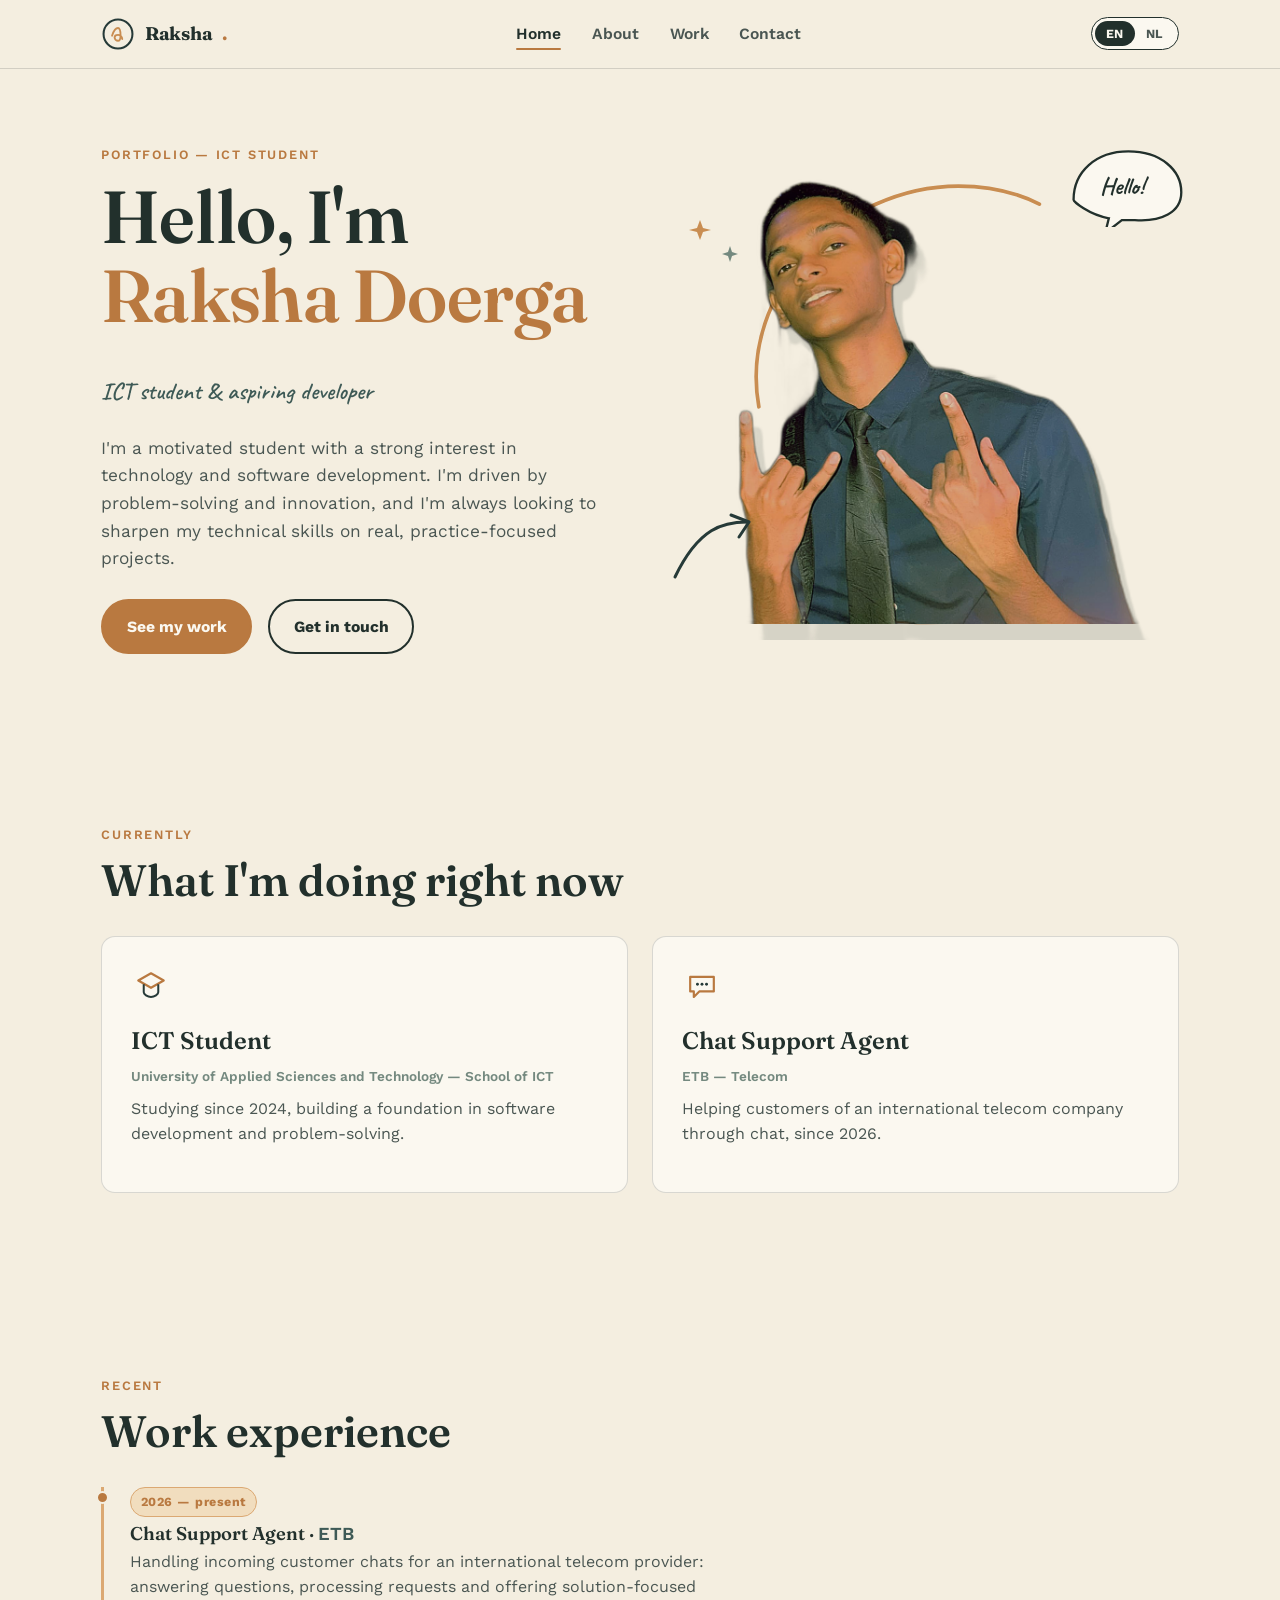
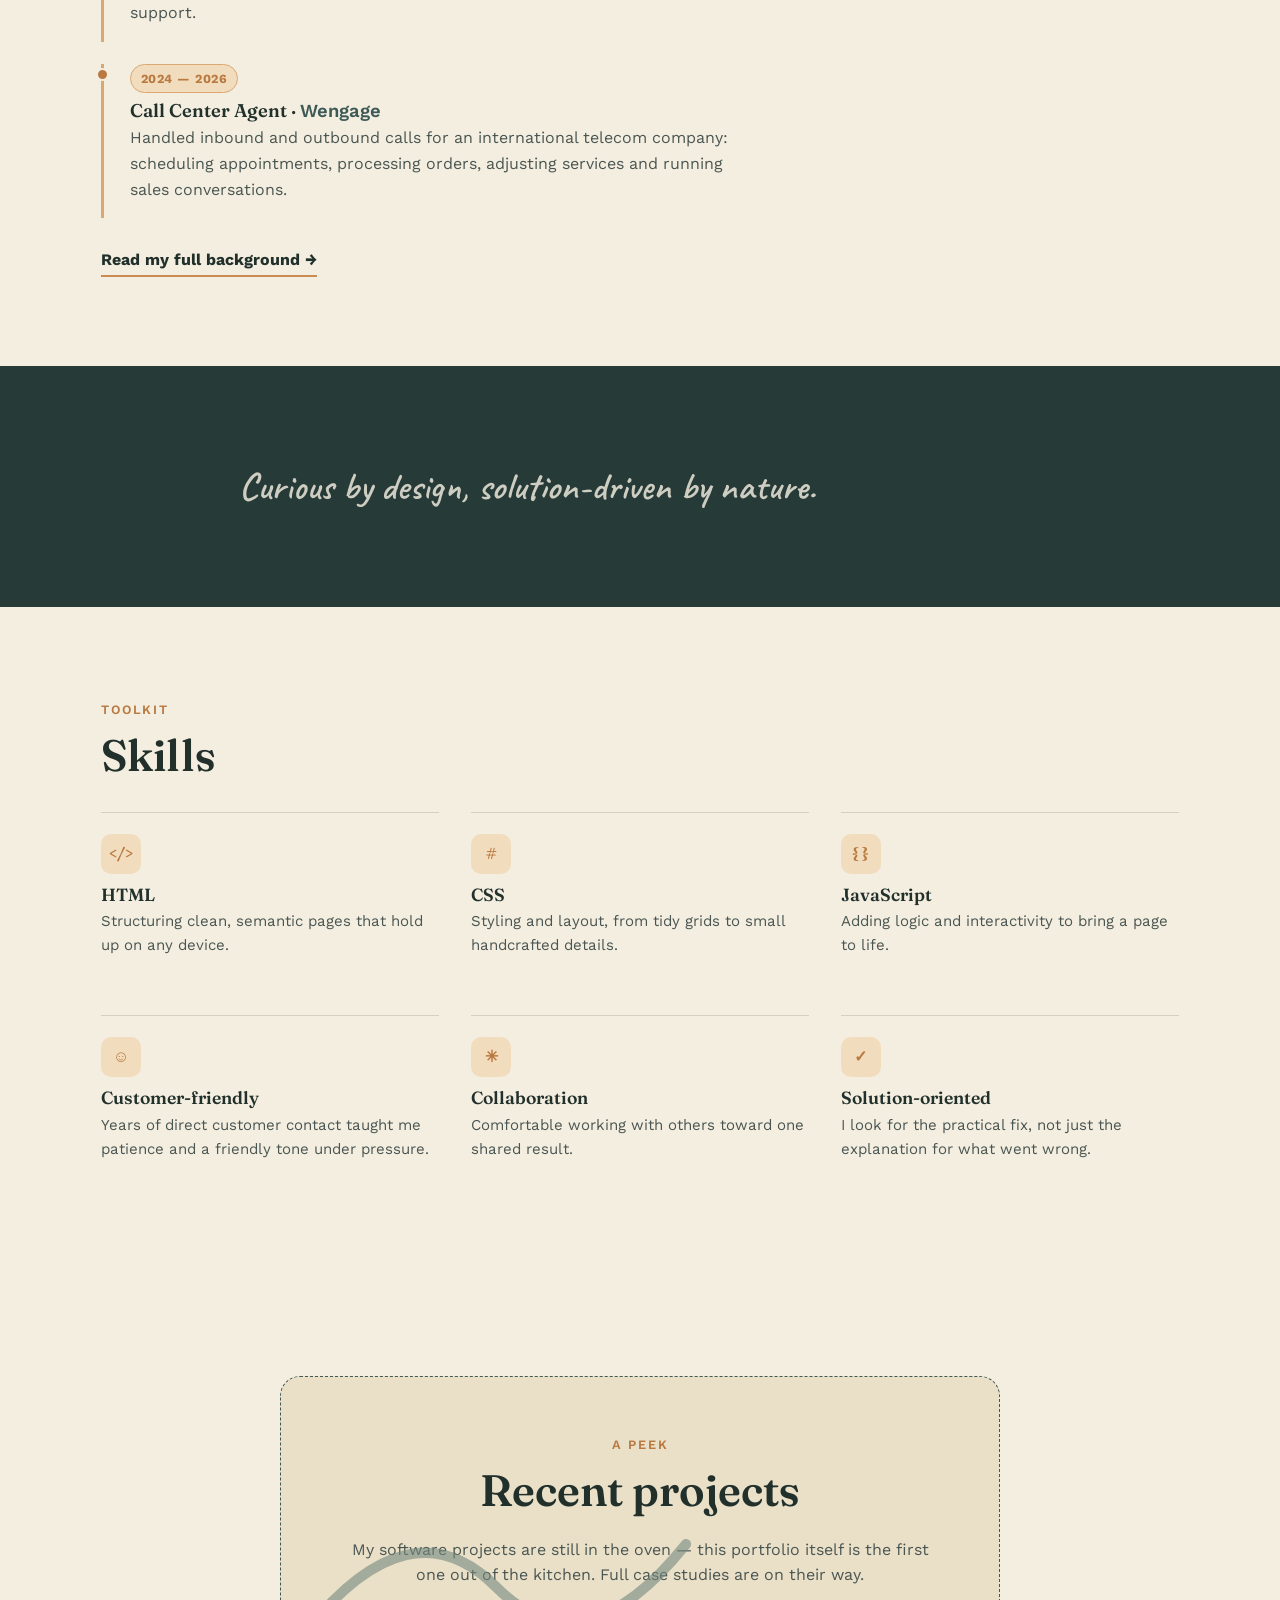
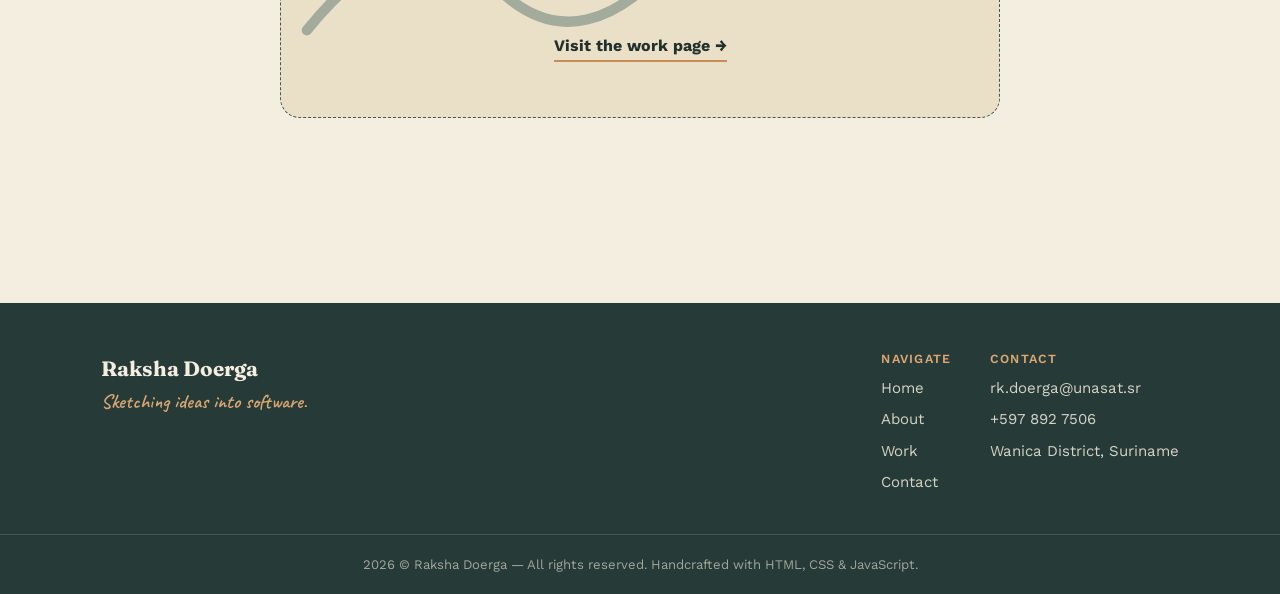
<file: index.html>
<!DOCTYPE html>
<html lang="en">
<head>
<meta charset="UTF-8">
<meta name="viewport" content="width=device-width, initial-scale=1.0">
<title>Home | Raksha Doerga</title>
<meta name="description" content="Raksha Doerga — ICT student and aspiring developer. Background, skills and contact.">
<link rel="icon" href="/img/favicon.png" sizes="32x32" />

<link rel="canonical" href="https://brownenderman.github.io/index.html">

<meta property="og:type" content="website">
<meta property="og:url" content="https://brownenderman.github.io/index.html">
<meta property="og:title" content="Raksha Doerga | ICT Student & Aspiring Developer">
<meta property="og:description" content="ICT student and aspiring developer in Suriname. Explore my background, skills and recent work.">
<meta property="og:image" content="https://brownenderman.github.io/img/og-image.png">
<meta property="og:image:width" content="1200">
<meta property="og:image:height" content="630">

<meta name="twitter:card" content="summary_large_image">
<meta name="twitter:title" content="Raksha Doerga | ICT Student & Aspiring Developer">
<meta name="twitter:description" content="ICT student and aspiring developer in Suriname. Explore my background, skills and recent work.">
<meta name="twitter:image" content="https://brownenderman.github.io/img/og-image.png">
<meta name="twitter:image:width" content="1200">
<meta name="twitter:image:height" content="630">

<link rel="stylesheet" href="./css/main.css">
<link rel="stylesheet" href="./css/home.css">
</head>
<body>
<a class="skip-link" href="#main">Skip to content</a>

<header class="site-header">
  <nav class="nav container">
    <a href="./index.html" class="logo">
      <svg class="logo-mark" viewBox="0 0 40 40" fill="none" xmlns="http://www.w3.org/2000/svg" aria-hidden="true">
        <circle cx="20" cy="20" r="17" stroke="#263A38" stroke-width="2.4"/>
        <path d="M13 22c2-6 5-9 7-9s3 5 3 9-1 6-3 6-4-2-4-4 2-3 4-3 5 2 5 5" stroke="#C98D51" stroke-width="2.2" stroke-linecap="round" fill="none"/>
      </svg>
      Raksha<span class="logo-dot">.</span>
    </a>

    <button class="nav-toggle" aria-label="Menu" aria-expanded="false">
      <svg viewBox="0 0 24 24" fill="none" xmlns="http://www.w3.org/2000/svg" aria-hidden="true">
        <path d="M3 6h18M3 12h18M3 18h18" stroke="#22302C" stroke-width="2" stroke-linecap="round"/>
      </svg>
    </button>

    <ul class="nav-links">
      <li><a href="./index.html" data-i18n="nav.home">Home</a></li>
      <li><a href="./about.html" data-i18n="nav.about">About</a></li>
      <li><a href="./work.html" data-i18n="nav.work">Work</a></li>
      <li><a href="./contact.html" data-i18n="nav.contact">Contact</a></li>
    </ul>

    <div class="nav-right">
      <div class="lang-toggle" role="group" aria-label="Language">
        <button type="button" data-lang="en" aria-pressed="true">EN</button>
        <button type="button" data-lang="nl" aria-pressed="false">NL</button>
      </div>
    </div>
  </nav>
</header>

<main id="main">

  <!-- ============ HERO ============ -->
  <section class="hero container">
    <div class="hero-text reveal">
      <p class="eyebrow" data-i18n="home.eyebrow">Portfolio — ICT student</p>
      <h1><span data-i18n="home.hello">Hello, I'm</span> <span class="hero-name">Raksha Doerga</span></h1>
      <p class="hero-role hand" data-i18n="home.role">ICT student &amp; aspiring developer</p>
      <p class="hero-intro" data-i18n="home.intro">I'm a motivated student with a strong interest in technology and software development.</p>
      <div class="hero-cta">
        <a href="./work.html" class="btn btn-amber" data-i18n="home.cta.work">See my work</a>
        <a href="./contact.html" class="btn btn-outline" data-i18n="home.cta.contact">Get in touch</a>
      </div>
    </div>

    <div class="hero-portrait">
      <svg class="doodle hero-doodle-circle" viewBox="0 0 460 500" width="100%" aria-hidden="true">
        <path d="M60 250C40 140 140 40 250 40 380 40 430 160 420 260 410 370 320 460 210 455 100 450 30 380 60 250Z"
          fill="none" stroke="#C98D51" stroke-width="3.5" stroke-linecap="round"/>
      </svg>
      <svg class="doodle hero-doodle-hello" viewBox="0 0 140 90" aria-hidden="true">
        <path d="M6 60 C6 30 30 8 65 8 100 8 122 28 122 52 122 74 100 84 72 82 L58 82 40 96 44 80 C22 76 6 62 6 60Z" fill="#FBF8F0" stroke="#22302C" stroke-width="2.5"/>
        <text x="34" y="54" font-family="Caveat, cursive" font-size="26" fill="#22302C" font-weight="700">Hello!</text>
      </svg>
      <svg class="doodle hero-doodle-arrow" viewBox="0 0 90 90" aria-hidden="true">
        <path d="M6 70 C 30 20, 55 15, 78 15" fill="none" stroke="#263A38" stroke-width="3" stroke-linecap="round"/>
        <path d="M62 8 L80 15 L70 30" fill="none" stroke="#263A38" stroke-width="3" stroke-linecap="round" stroke-linejoin="round"/>
      </svg>
      <svg class="doodle hero-doodle-stars" viewBox="0 0 60 60" aria-hidden="true">
        <path d="M14 4 L17 12 L25 14 L17 16 L14 24 L11 16 L3 14 L11 12 Z" fill="#C98D51"/>
        <path d="M44 30 L46 36 L52 38 L46 40 L44 46 L42 40 L36 38 L42 36 Z" fill="#74897F"/>
      </svg>
      <img src="./img/raksha-portrait.png" alt="Portrait of Raksha Doerga" width="900" height="971" class="portrait-img">
    </div>
  </section>

  <!-- ============ CURRENT ROLES ============ -->
  <section class="roles container">
    <p class="eyebrow" data-i18n="home.roles.eyebrow">Currently</p>
    <h2 class="reveal" data-i18n="home.roles.title">What I'm doing right now</h2>
    <div class="roles-grid">
      <article class="card role-card reveal">
        <svg viewBox="0 0 44 44" width="40" aria-hidden="true"><path d="M8 16 L22 8 L36 16 L22 24Z" fill="none" stroke="#B97940" stroke-width="2.4" stroke-linejoin="round"/><path d="M14 20v9c0 2 4 5 8 5s8-3 8-5v-9" fill="none" stroke="#263A38" stroke-width="2.2"/></svg>
        <h3 data-i18n="home.role1.title">ICT Student</h3>
        <p class="role-sub" data-i18n="home.role1.sub">University of Applied Sciences and Technology — School of ICT</p>
        <p data-i18n="home.role1.desc">Studying since 2024, building a foundation in software development and problem-solving.</p>
      </article>
      <article class="card role-card reveal">
        <svg viewBox="0 0 44 44" width="40" aria-hidden="true"><path d="M9 12h26v16H19l-6 6v-6H9Z" fill="none" stroke="#B97940" stroke-width="2.4" stroke-linejoin="round"/><circle cx="17" cy="20" r="1.6" fill="#263A38"/><circle cx="22" cy="20" r="1.6" fill="#263A38"/><circle cx="27" cy="20" r="1.6" fill="#263A38"/></svg>
        <h3 data-i18n="home.role2.title">Chat Support Agent</h3>
        <p class="role-sub" data-i18n="home.role2.sub">ETB — Telecom</p>
        <p data-i18n="home.role2.desc">Helping customers of an international telecom company through chat, since 2026.</p>
      </article>
    </div>
  </section>

  <!-- ============ RECENT EXPERIENCE ============ -->
  <section class="experience container">
    <p class="eyebrow" data-i18n="home.experience.eyebrow">Recent</p>
    <h2 class="reveal" data-i18n="home.experience.title">Work experience</h2>
    <div class="timeline">
      <article class="timeline-item reveal">
        <span class="tag" data-i18n="home.exp1.period">2026 — present</span>
        <h3><span data-i18n="home.exp1.role">Chat Support Agent</span> · <span class="timeline-company" data-i18n="home.exp1.company">ETB</span></h3>
        <p data-i18n="home.exp1.desc">Handling incoming customer chats for an international telecom provider.</p>
      </article>
      <article class="timeline-item reveal">
        <span class="tag" data-i18n="home.exp2.period">2024 — 2026</span>
        <h3><span data-i18n="home.exp2.role">Call Center Agent</span> · <span class="timeline-company" data-i18n="home.exp2.company">Wengage</span></h3>
        <p data-i18n="home.exp2.desc">Handled inbound and outbound calls for an international telecom company.</p>
      </article>
    </div>
    <a href="./about.html" class="link-more reveal" data-i18n="home.exp.more">Read my full background →</a>
  </section>

  <!-- ============ BAND QUOTE ============ -->
  <section class="section-band band">
    <p class="band-quote hand reveal" data-i18n="home.band.quote">Curious by design, solution-driven by nature.</p>
  </section>

  <!-- ============ SKILLS ============ -->
  <section class="skills container">
    <p class="eyebrow" data-i18n="home.skills.eyebrow">Toolkit</p>
    <h2 class="reveal" data-i18n="home.skills.title">Skills</h2>
    <div class="skills-grid">
      <div class="skill reveal">
        <span class="skill-mark" aria-hidden="true">&lt;/&gt;</span>
        <h3 data-i18n="home.skill1.title">HTML</h3>
        <p data-i18n="home.skill1.desc">Structuring clean, semantic pages that hold up on any device.</p>
      </div>
      <div class="skill reveal">
        <span class="skill-mark" aria-hidden="true">#</span>
        <h3 data-i18n="home.skill2.title">CSS</h3>
        <p data-i18n="home.skill2.desc">Styling and layout, from tidy grids to small handcrafted details.</p>
      </div>
      <div class="skill reveal">
        <span class="skill-mark" aria-hidden="true">{ }</span>
        <h3 data-i18n="home.skill3.title">JavaScript</h3>
        <p data-i18n="home.skill3.desc">Adding logic and interactivity to bring a page to life.</p>
      </div>
      <div class="skill reveal">
        <span class="skill-mark" aria-hidden="true">☺</span>
        <h3 data-i18n="home.skill4.title">Customer-friendly</h3>
        <p data-i18n="home.skill4.desc">Years of direct customer contact taught me patience and a friendly tone under pressure.</p>
      </div>
      <div class="skill reveal">
        <span class="skill-mark" aria-hidden="true">✳</span>
        <h3 data-i18n="home.skill5.title">Collaboration</h3>
        <p data-i18n="home.skill5.desc">Comfortable working with others toward one shared result.</p>
      </div>
      <div class="skill reveal">
        <span class="skill-mark" aria-hidden="true">✓</span>
        <h3 data-i18n="home.skill6.title">Solution-oriented</h3>
        <p data-i18n="home.skill6.desc">I look for the practical fix, not just the explanation for what went wrong.</p>
      </div>
    </div>
  </section>

  <!-- ============ RECENT PROJECTS TEASER ============ -->
  <section class="projects-teaser container">
    <div class="teaser-card reveal">
      <svg class="doodle teaser-doodle" viewBox="0 0 100 60" aria-hidden="true">
        <path d="M6 40 Q 30 10 50 30 T 94 20" fill="none" stroke="#74897F" stroke-width="2.4" stroke-linecap="round"/>
      </svg>
      <p class="eyebrow" data-i18n="home.projects.eyebrow">A peek</p>
      <h2 data-i18n="home.projects.title">Recent projects</h2>
      <p data-i18n="home.projects.desc">My software projects are still in the oven — this portfolio itself is the first one out of the kitchen.</p>
      <a href="./work.html" class="link-more" data-i18n="home.projects.cta">Visit the work page →</a>
    </div>
  </section>

</main>

<footer class="site-footer">
  <div class="container footer-inner">
    <div class="footer-brand-block">
      <div class="footer-brand">Raksha Doerga</div>
      <p class="footer-tag hand" data-i18n="footer.tagline">Sketching ideas into software.</p>
    </div>
    <div class="footer-links">
      <div class="footer-col">
        <h4 data-i18n="footer.nav">Navigate</h4>
        <a href="./index.html" data-i18n="nav.home">Home</a>
        <a href="./about.html" data-i18n="nav.about">About</a>
        <a href="./work.html" data-i18n="nav.work">Work</a>
        <a href="./contact.html" data-i18n="nav.contact">Contact</a>
      </div>
      <div class="footer-col">
        <h4 data-i18n="footer.contact">Contact</h4>
        <a href="mailto:rk.doerga@unasat.sr">rk.doerga@unasat.sr</a>
        <a href="tel:+5978927506">+597 892 7506</a>
        <span data-i18n="footer.location">Wanica District, Suriname</span>
      </div>
    </div>
  </div>
  <div class="footer-bottom">
    <span id="footer-year">2026</span> © Raksha Doerga — <span data-i18n="footer.rights">All rights reserved.</span>
    <span data-i18n="footer.made">Handcrafted with HTML, CSS &amp; JavaScript.</span>
  </div>
</footer>

<script src="./js/main.js"></script>
<script src="./js/home.js"></script>
</body>
</html>
</file>
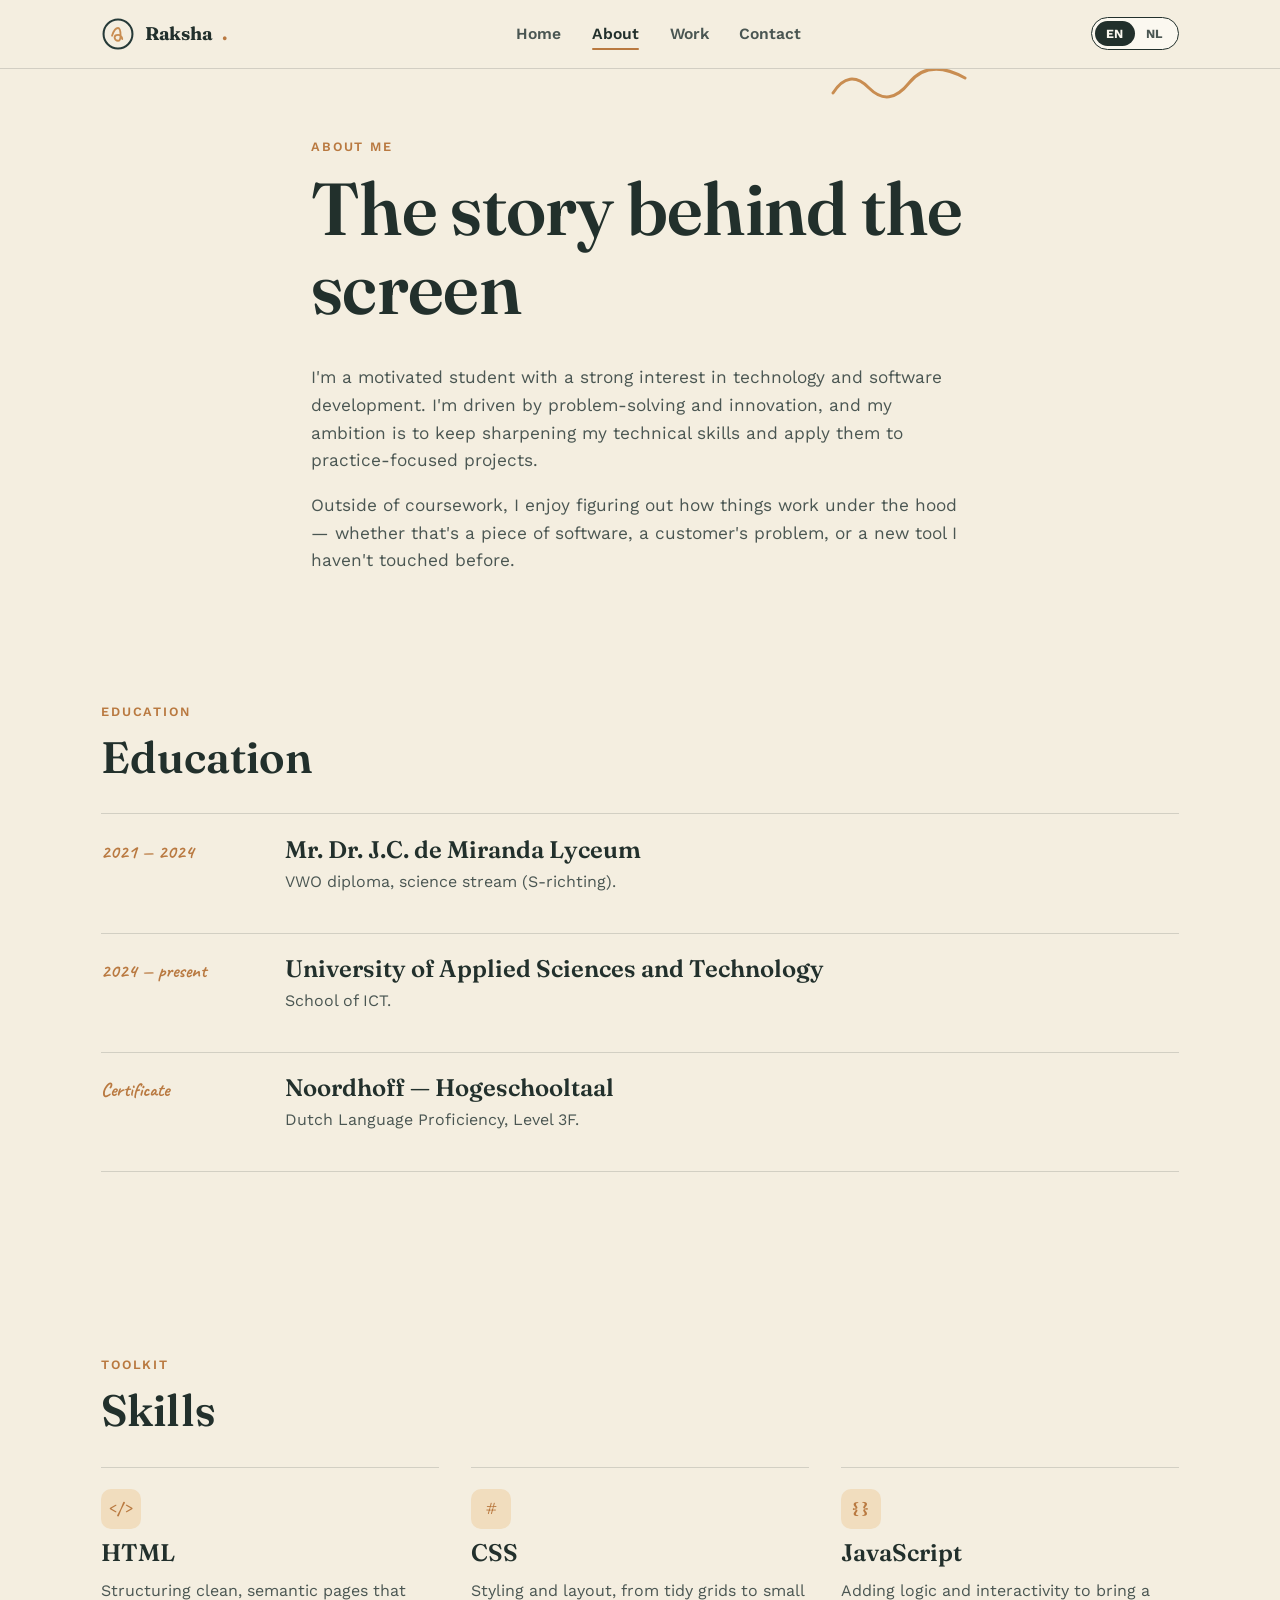
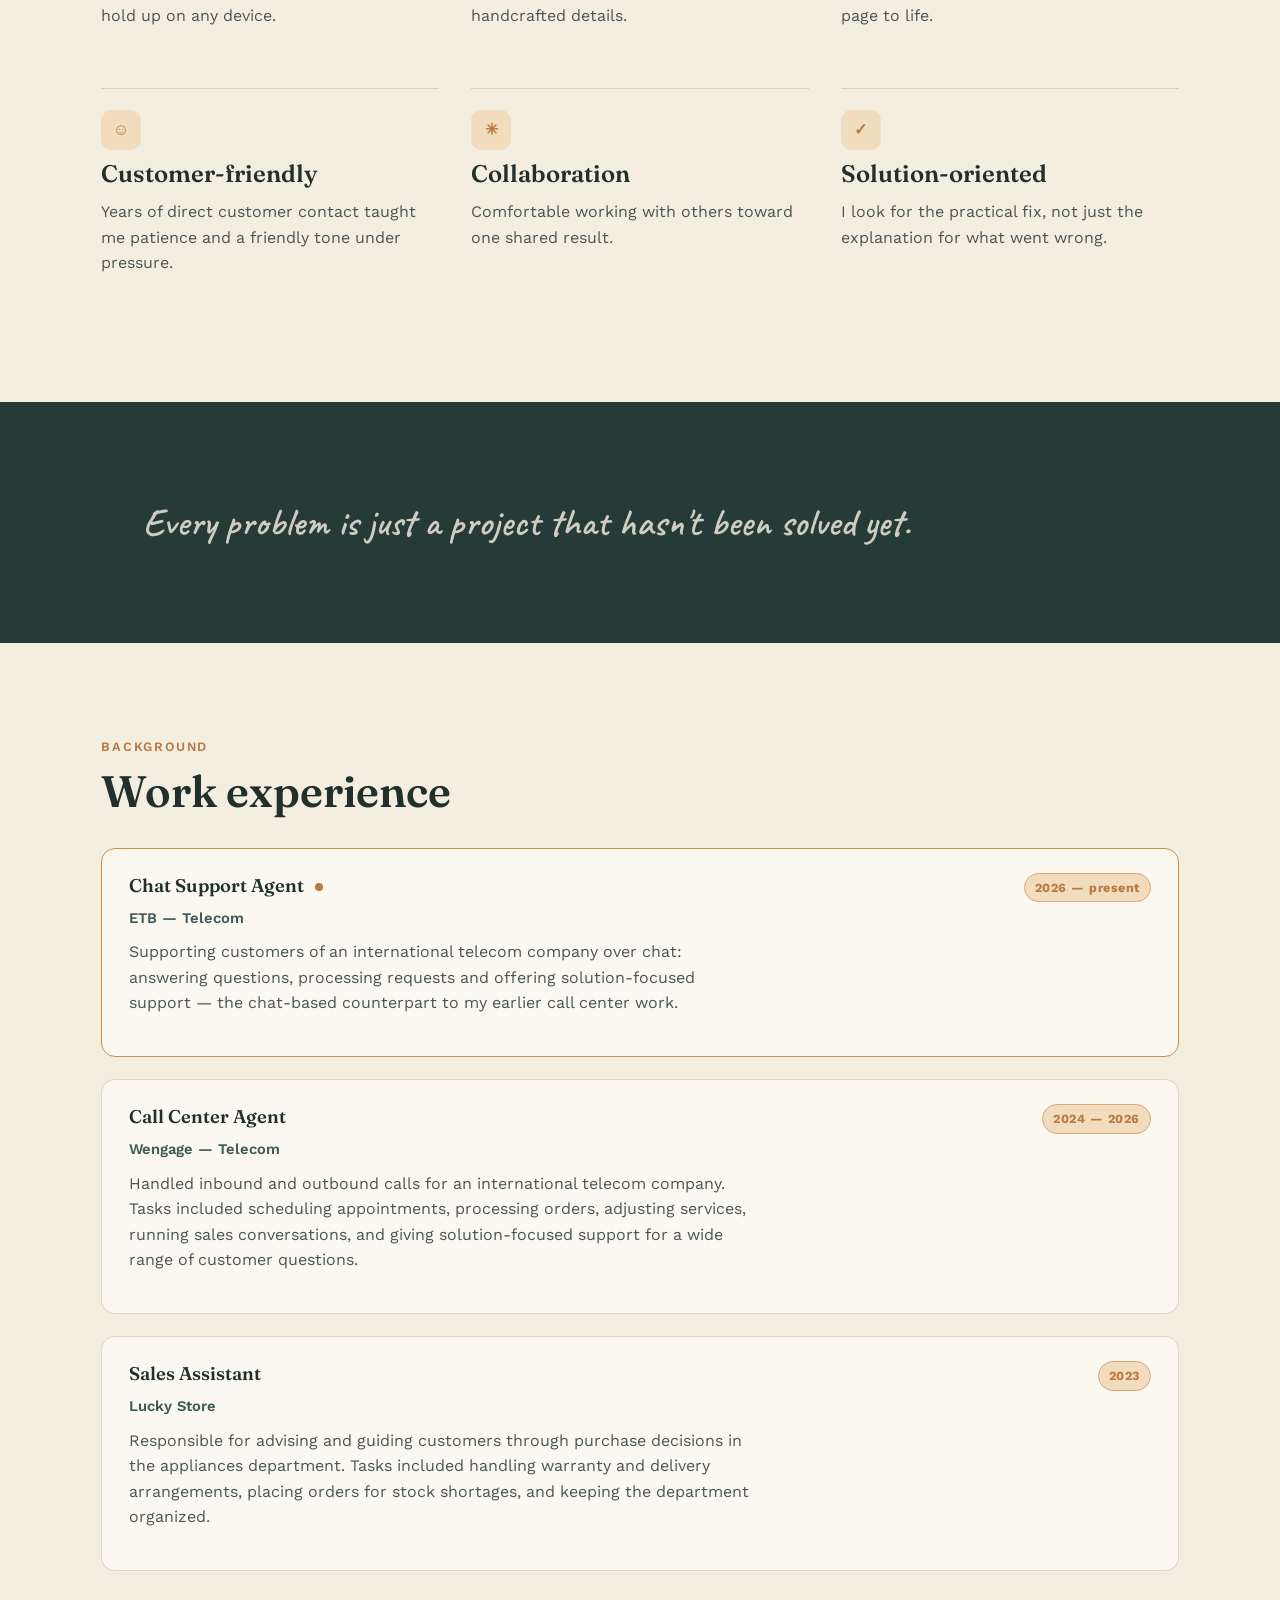
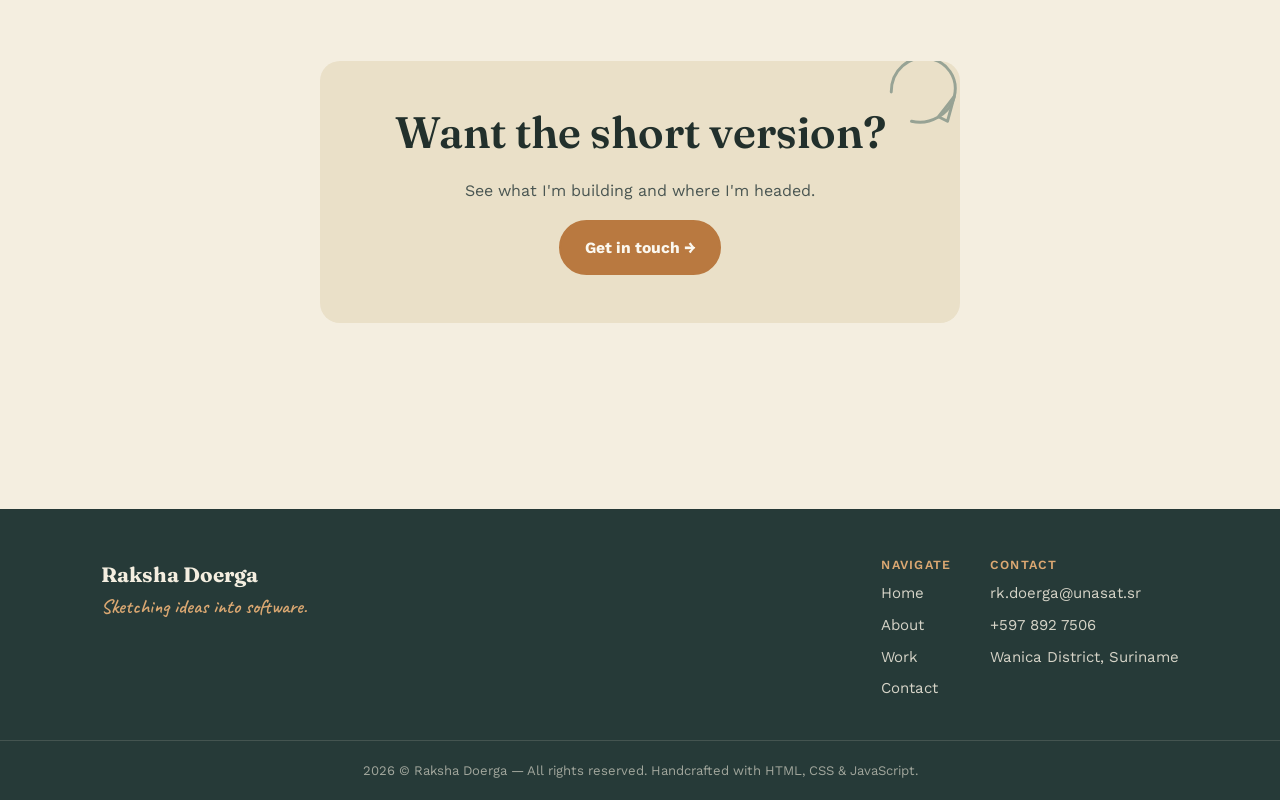
<file: about.html>
<!DOCTYPE html>
<html lang="en">
<head>
<meta charset="UTF-8">
<meta name="viewport" content="width=device-width, initial-scale=1.0">
<title>About | Raksha Doerga</title>
<meta name="description" content="More about Raksha Doerga: background, education and work experience.">
<link rel="icon" href="/img/favicon.png" sizes="32x32" />

<link rel="canonical" href="https://brownenderman.github.io/about.html">

<meta property="og:type" content="website">
<meta property="og:url" content="https://brownenderman.github.io/about.html">
<meta property="og:title" content="About Raksha Doerga | ICT Student & Aspiring Developer">
<meta property="og:description" content="Background, education and work experience of Raksha Doerga, an ICT student in Suriname.">
<meta property="og:image" content="https://brownenderman.github.io/img/og-image.png">
<meta property="og:image:width" content="1200">
<meta property="og:image:height" content="630">

<meta name="twitter:card" content="summary_large_image">
<meta name="twitter:title" content="About Raksha Doerga | ICT Student & Aspiring Developer">
<meta name="twitter:description" content="Background, education and work experience of Raksha Doerga, an ICT student in Suriname.">
<meta name="twitter:image" content="https://brownenderman.github.io/img/og-image.png">
<meta name="twitter:image:width" content="1200">
<meta name="twitter:image:height" content="630">

<link rel="stylesheet" href="./css/main.css">
<link rel="stylesheet" href="./css/about.css">
</head>
<body>
<a class="skip-link" href="#main">Skip to content</a>

<header class="site-header">
  <nav class="nav container">
    <a href="./index.html" class="logo">
      <svg class="logo-mark" viewBox="0 0 40 40" fill="none" xmlns="http://www.w3.org/2000/svg" aria-hidden="true">
        <circle cx="20" cy="20" r="17" stroke="#263A38" stroke-width="2.4"/>
        <path d="M13 22c2-6 5-9 7-9s3 5 3 9-1 6-3 6-4-2-4-4 2-3 4-3 5 2 5 5" stroke="#C98D51" stroke-width="2.2" stroke-linecap="round" fill="none"/>
      </svg>
      Raksha<span class="logo-dot">.</span>
    </a>

    <button class="nav-toggle" aria-label="Menu" aria-expanded="false">
      <svg viewBox="0 0 24 24" fill="none" xmlns="http://www.w3.org/2000/svg" aria-hidden="true">
        <path d="M3 6h18M3 12h18M3 18h18" stroke="#22302C" stroke-width="2" stroke-linecap="round"/>
      </svg>
    </button>

    <ul class="nav-links">
      <li><a href="./index.html" data-i18n="nav.home">Home</a></li>
      <li><a href="./about.html" data-i18n="nav.about">About</a></li>
      <li><a href="./work.html" data-i18n="nav.work">Work</a></li>
      <li><a href="./contact.html" data-i18n="nav.contact">Contact</a></li>
    </ul>

    <div class="nav-right">
      <div class="lang-toggle" role="group" aria-label="Language">
        <button type="button" data-lang="en" aria-pressed="true">EN</button>
        <button type="button" data-lang="nl" aria-pressed="false">NL</button>
      </div>
    </div>
  </nav>
</header>

<main id="main">

  <!-- ============ INTRO ============ -->
  <section class="about-hero container">
    <svg class="doodle about-doodle-scribble" viewBox="0 0 140 60" aria-hidden="true">
      <path d="M4 30 Q 20 5 40 25 T 80 20 T 136 15" fill="none" stroke="#C98D51" stroke-width="3" stroke-linecap="round"/>
    </svg>
    <p class="eyebrow" data-i18n="about.eyebrow">About me</p>
    <h1 class="reveal" data-i18n="about.title">The story behind the screen</h1>
    <p class="about-intro reveal" data-i18n="about.intro">I'm a motivated student with a strong interest in technology and software development.</p>
    <p class="about-intro reveal" data-i18n="about.intro2">Outside of coursework, I enjoy figuring out how things work under the hood.</p>
  </section>

  <!-- ============ EDUCATION ============ -->
  <section class="education container">
    <p class="eyebrow" data-i18n="about.education.eyebrow">Education</p>
    <h2 class="reveal" data-i18n="about.education.title">Education</h2>
    <div class="edu-list">
      <article class="edu-item reveal">
        <div class="edu-period" data-i18n="about.edu1.period">2021 — 2024</div>
        <div class="edu-body">
          <h3 data-i18n="about.edu1.title">Mr. Dr. J.C. de Miranda Lyceum</h3>
          <p data-i18n="about.edu1.desc">VWO diploma, science stream (S-richting).</p>
        </div>
      </article>
      <article class="edu-item reveal">
        <div class="edu-period" data-i18n="about.edu2.period">2024 — present</div>
        <div class="edu-body">
          <h3 data-i18n="about.edu2.title">University of Applied Sciences and Technology</h3>
          <p data-i18n="about.edu2.desc">School of ICT.</p>
        </div>
      </article>
      <article class="edu-item reveal">
        <div class="edu-period" data-i18n="about.edu3.period">Certificate</div>
        <div class="edu-body">
          <h3 data-i18n="about.edu3.title">Noordhoff — Hogeschooltaal</h3>
          <p data-i18n="about.edu3.desc">Dutch Language Proficiency, Level 3F.</p>
        </div>
      </article>
    </div>
  </section>

  <!-- ============ SKILLS ============ -->
  <section class="about-skills container">
    <p class="eyebrow" data-i18n="about.skills.eyebrow">Toolkit</p>
    <h2 class="reveal" data-i18n="about.skills.title">Skills</h2>
    <div class="about-skills-grid">
      <div class="skill reveal">
        <span class="skill-mark" aria-hidden="true">&lt;/&gt;</span>
        <h3 data-i18n="about.skill1.title">HTML</h3>
        <p data-i18n="about.skill1.desc">Structuring clean, semantic pages that hold up on any device.</p>
      </div>
      <div class="skill reveal">
        <span class="skill-mark" aria-hidden="true">#</span>
        <h3 data-i18n="about.skill2.title">CSS</h3>
        <p data-i18n="about.skill2.desc">Styling and layout, from tidy grids to small handcrafted details.</p>
      </div>
      <div class="skill reveal">
        <span class="skill-mark" aria-hidden="true">{ }</span>
        <h3 data-i18n="about.skill3.title">JavaScript</h3>
        <p data-i18n="about.skill3.desc">Adding logic and interactivity to bring a page to life.</p>
      </div>
      <div class="skill reveal">
        <span class="skill-mark" aria-hidden="true">☺</span>
        <h3 data-i18n="about.skill4.title">Customer-friendly</h3>
        <p data-i18n="about.skill4.desc">Years of direct customer contact taught me patience and a friendly tone under pressure.</p>
      </div>
      <div class="skill reveal">
        <span class="skill-mark" aria-hidden="true">✳</span>
        <h3 data-i18n="about.skill5.title">Collaboration</h3>
        <p data-i18n="about.skill5.desc">Comfortable working with others toward one shared result.</p>
      </div>
      <div class="skill reveal">
        <span class="skill-mark" aria-hidden="true">✓</span>
        <h3 data-i18n="about.skill6.title">Solution-oriented</h3>
        <p data-i18n="about.skill6.desc">I look for the practical fix, not just the explanation for what went wrong.</p>
      </div>
    </div>
  </section>

  <!-- ============ BAND ============ -->
  <section class="section-band band">
    <p class="band-quote hand reveal" data-i18n="about.band.quote">Every problem is just a project that hasn't been solved yet.</p>
  </section>

  <!-- ============ WORK EXPERIENCE ============ -->
  <section class="work-history container">
    <p class="eyebrow" data-i18n="about.work.eyebrow">Background</p>
    <h2 class="reveal" data-i18n="about.work.title">Work experience</h2>
    <div class="history-list">
      <article class="history-item reveal">
        <div class="history-head">
          <h3><span data-i18n="about.work1.role">Chat Support Agent</span></h3>
          <span class="tag" data-i18n="about.work1.period">2026 — present</span>
        </div>
        <p class="history-company" data-i18n="about.work1.company">ETB — Telecom</p>
        <p data-i18n="about.work1.desc">Supporting customers of an international telecom company over chat.</p>
      </article>
      <article class="history-item reveal">
        <div class="history-head">
          <h3><span data-i18n="about.work2.role">Call Center Agent</span></h3>
          <span class="tag" data-i18n="about.work2.period">2024 — 2026</span>
        </div>
        <p class="history-company" data-i18n="about.work2.company">Wengage — Telecom</p>
        <p data-i18n="about.work2.desc">Handled inbound and outbound calls for an international telecom company.</p>
      </article>
      <article class="history-item reveal">
        <div class="history-head">
          <h3><span data-i18n="about.work3.role">Sales Assistant</span></h3>
          <span class="tag" data-i18n="about.work3.period">2023</span>
        </div>
        <p class="history-company" data-i18n="about.work3.company">Lucky Store</p>
        <p data-i18n="about.work3.desc">Responsible for advising and guiding customers through purchase decisions in the appliances department.</p>
      </article>
    </div>
  </section>

  <!-- ============ CTA ============ -->
  <section class="about-cta container">
    <div class="cta-card reveal">
      <svg class="doodle cta-doodle" viewBox="0 0 80 80" aria-hidden="true">
        <path d="M10 40 C10 20 26 8 42 10 C60 12 70 28 66 44 C62 60 44 70 28 66" fill="none" stroke="#74897F" stroke-width="2.6" stroke-linecap="round"/>
        <path d="M52 62 L66 44 L60 66Z" fill="none" stroke="#74897F" stroke-width="2.6" stroke-linejoin="round"/>
      </svg>
      <h2 data-i18n="about.cta.title">Want the short version?</h2>
      <p data-i18n="about.cta.desc">See what I'm building and where I'm headed.</p>
      <a href="./contact.html" class="btn btn-amber" data-i18n="about.cta.button">Get in touch →</a>
    </div>
  </section>

</main>

<footer class="site-footer">
  <div class="container footer-inner">
    <div class="footer-brand-block">
      <div class="footer-brand">Raksha Doerga</div>
      <p class="footer-tag hand" data-i18n="footer.tagline">Sketching ideas into software.</p>
    </div>
    <div class="footer-links">
      <div class="footer-col">
        <h4 data-i18n="footer.nav">Navigate</h4>
        <a href="./index.html" data-i18n="nav.home">Home</a>
        <a href="./about.html" data-i18n="nav.about">About</a>
        <a href="./work.html" data-i18n="nav.work">Work</a>
        <a href="./contact.html" data-i18n="nav.contact">Contact</a>
      </div>
      <div class="footer-col">
        <h4 data-i18n="footer.contact">Contact</h4>
        <a href="mailto:rk.doerga@unasat.sr">rk.doerga@unasat.sr</a>
        <a href="tel:+5978927506">+597 892 7506</a>
        <span data-i18n="footer.location">Wanica District, Suriname</span>
      </div>
    </div>
  </div>
  <div class="footer-bottom">
    <span id="footer-year">2026</span> © Raksha Doerga — <span data-i18n="footer.rights">All rights reserved.</span>
    <span data-i18n="footer.made">Handcrafted with HTML, CSS &amp; JavaScript.</span>
  </div>
</footer>

<script src="./js/main.js"></script>
<script src="./js/about.js"></script>
</body>
</html>
</file>
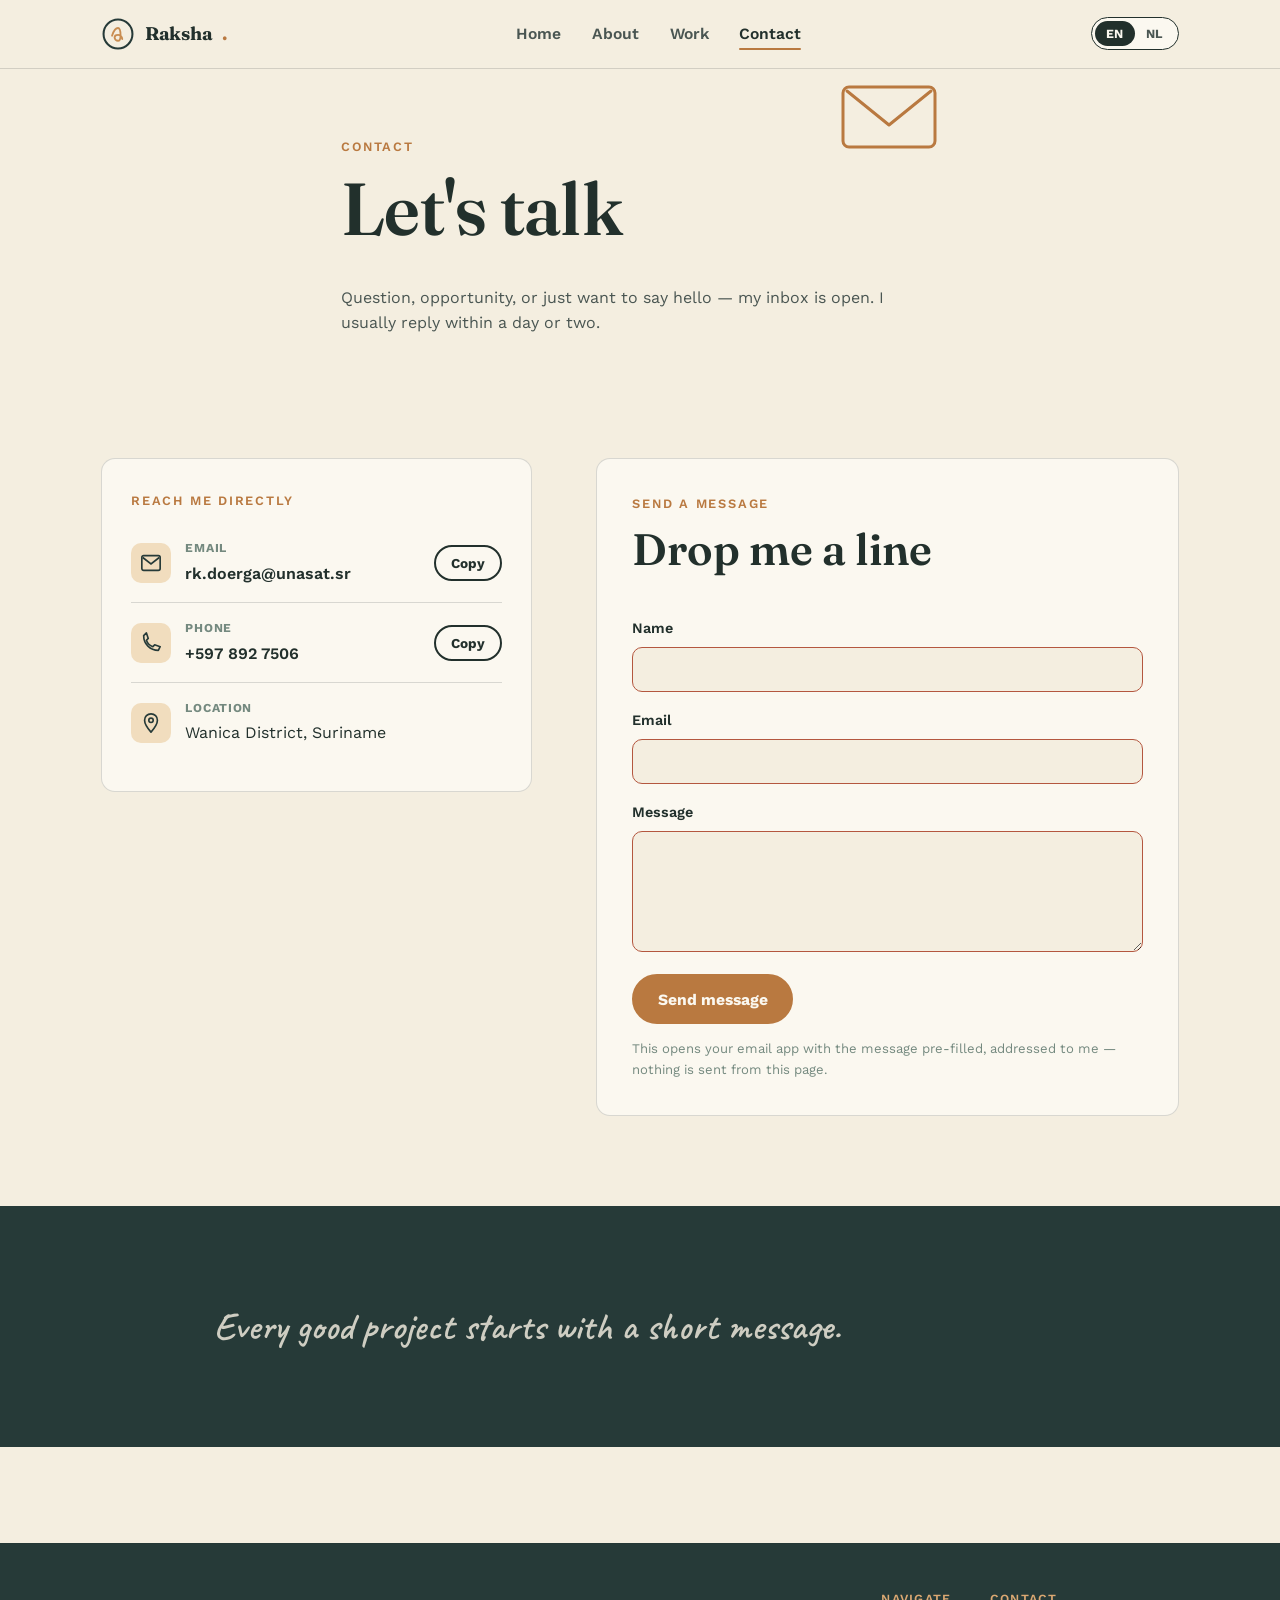
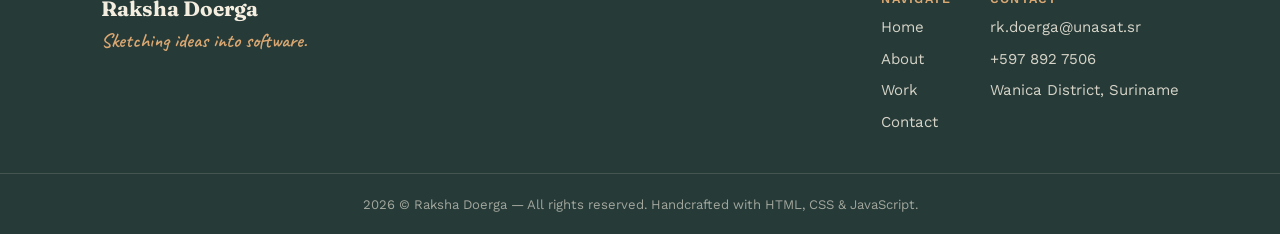
<file: contact.html>
<!DOCTYPE html>
<html lang="en">
<head>
<meta charset="UTF-8">
<meta name="viewport" content="width=device-width, initial-scale=1.0">
<title>Contact | Raksha Doerga</title>
<meta name="description" content="Get in touch with Raksha Doerga — email, phone, or send a message directly.">
<link rel="icon" href="/img/favicon.png" sizes="32x32" />

<link rel="canonical" href="https://brownenderman.github.io/contact.html">

<meta property="og:type" content="website">
<meta property="og:url" content="https://brownenderman.github.io/contact.html">
<meta property="og:title" content="Contact Raksha Doerga">
<meta property="og:description" content="Get in touch with Raksha Doerga — email, phone, or send a message directly.">
<meta property="og:image" content="https://brownenderman.github.io/img/og-image.png">
<meta property="og:image:width" content="1200">
<meta property="og:image:height" content="630">

<meta name="twitter:card" content="summary_large_image">
<meta name="twitter:title" content="Contact Raksha Doerga">
<meta name="twitter:description" content="Get in touch with Raksha Doerga — email, phone, or send a message directly.">
<meta name="twitter:image" content="https://brownenderman.github.io/img/og-image.png">
<meta name="twitter:image:width" content="1200">
<meta name="twitter:image:height" content="630">

<link rel="stylesheet" href="./css/main.css">
<link rel="stylesheet" href="./css/contact.css">
</head>
<body>
<a class="skip-link" href="#main">Skip to content</a>

<header class="site-header">
  <nav class="nav container">
    <a href="./index.html" class="logo">
      <svg class="logo-mark" viewBox="0 0 40 40" fill="none" xmlns="http://www.w3.org/2000/svg" aria-hidden="true">
        <circle cx="20" cy="20" r="17" stroke="#263A38" stroke-width="2.4"/>
        <path d="M13 22c2-6 5-9 7-9s3 5 3 9-1 6-3 6-4-2-4-4 2-3 4-3 5 2 5 5" stroke="#C98D51" stroke-width="2.2" stroke-linecap="round" fill="none"/>
      </svg>
      Raksha<span class="logo-dot">.</span>
    </a>

    <button class="nav-toggle" aria-label="Menu" aria-expanded="false">
      <svg viewBox="0 0 24 24" fill="none" xmlns="http://www.w3.org/2000/svg" aria-hidden="true">
        <path d="M3 6h18M3 12h18M3 18h18" stroke="#22302C" stroke-width="2" stroke-linecap="round"/>
      </svg>
    </button>

    <ul class="nav-links">
      <li><a href="./index.html" data-i18n="nav.home">Home</a></li>
      <li><a href="./about.html" data-i18n="nav.about">About</a></li>
      <li><a href="./work.html" data-i18n="nav.work">Work</a></li>
      <li><a href="./contact.html" data-i18n="nav.contact">Contact</a></li>
    </ul>

    <div class="nav-right">
      <div class="lang-toggle" role="group" aria-label="Language">
        <button type="button" data-lang="en" aria-pressed="true">EN</button>
        <button type="button" data-lang="nl" aria-pressed="false">NL</button>
      </div>
    </div>
  </nav>
</header>

<main id="main">

  <!-- ============ INTRO ============ -->
  <section class="contact-hero container">
    <svg class="doodle contact-doodle-mail" viewBox="0 0 100 80" aria-hidden="true">
      <rect x="4" y="14" width="92" height="60" rx="6" fill="none" stroke="#B97940" stroke-width="3"/>
      <path d="M8 18 L50 52 L92 18" fill="none" stroke="#B97940" stroke-width="3" stroke-linecap="round" stroke-linejoin="round"/>
    </svg>
    <p class="eyebrow" data-i18n="contact.eyebrow">Contact</p>
    <h1 class="reveal" data-i18n="contact.title">Let's talk</h1>
    <p class="reveal" data-i18n="contact.intro">Question, opportunity, or just want to say hello — my inbox is open.</p>
  </section>

  <!-- ============ DETAILS + FORM ============ -->
  <section class="contact-body container">

    <div class="contact-details reveal">
      <p class="eyebrow" data-i18n="contact.details.eyebrow">Reach me directly</p>

      <div class="detail-row">
        <div class="detail-icon" aria-hidden="true">
          <svg viewBox="0 0 24 24" width="22"><rect x="2" y="4" width="20" height="16" rx="2" fill="none" stroke="#263A38" stroke-width="1.8"/><path d="M3 6l9 7 9-7" fill="none" stroke="#263A38" stroke-width="1.8"/></svg>
        </div>
        <div class="detail-text">
          <span class="detail-label" data-i18n="contact.email.label">Email</span>
          <a href="mailto:rk.doerga@unasat.sr">rk.doerga@unasat.sr</a>
        </div>
        <button type="button" class="btn btn-outline btn-sm copy-btn" data-copy="rk.doerga@unasat.sr" data-copy-key-copied="contact.email.copied">
          <span data-copy-label data-i18n="contact.email.copy">Copy</span>
        </button>
      </div>

      <div class="detail-row">
        <div class="detail-icon" aria-hidden="true">
          <svg viewBox="0 0 24 24" width="22"><path d="M4 4c0 9 7 16 16 16l2-4-6-2-2 2c-3-1-6-4-7-7l2-2-2-6Z" fill="none" stroke="#263A38" stroke-width="1.8" stroke-linejoin="round"/></svg>
        </div>
        <div class="detail-text">
          <span class="detail-label" data-i18n="contact.phone.label">Phone</span>
          <a href="tel:+5978927506">+597 892 7506</a>
        </div>
        <button type="button" class="btn btn-outline btn-sm copy-btn" data-copy="+5978927506" data-copy-key-copied="contact.phone.copied">
          <span data-copy-label data-i18n="contact.phone.copy">Copy</span>
        </button>
      </div>

      <div class="detail-row">
        <div class="detail-icon" aria-hidden="true">
          <svg viewBox="0 0 24 24" width="22"><path d="M12 2c-4 0-7 3-7 7 0 5 7 13 7 13s7-8 7-13c0-4-3-7-7-7Z" fill="none" stroke="#263A38" stroke-width="1.8" stroke-linejoin="round"/><circle cx="12" cy="9" r="2.4" fill="none" stroke="#263A38" stroke-width="1.8"/></svg>
        </div>
        <div class="detail-text">
          <span class="detail-label" data-i18n="contact.location.label">Location</span>
          <span data-i18n="contact.location.value">Wanica District, Suriname</span>
        </div>
      </div>
    </div>

    <form class="contact-form reveal" id="contact-form" novalidate>
      <p class="eyebrow" data-i18n="contact.form.eyebrow">Send a message</p>
      <h2 data-i18n="contact.form.title">Drop me a line</h2>

      <label for="name" data-i18n="contact.form.name">Name</label>
      <input type="text" id="name" name="name" required autocomplete="name">

      <label for="email" data-i18n="contact.form.email">Email</label>
      <input type="email" id="email" name="email" required autocomplete="email">

      <label for="message" data-i18n="contact.form.message">Message</label>
      <textarea id="message" name="message" rows="5" required></textarea>

      <button type="submit" class="btn btn-amber" id="contact-submit" data-i18n="contact.form.send">Send message</button>
      <p class="form-note" data-i18n="contact.form.note">This opens your email app with the message pre-filled.</p>
    </form>

  </section>

  <!-- ============ BAND ============ -->
  <section class="section-band band">
    <p class="band-quote hand reveal" data-i18n="contact.band.quote">Every good project starts with a short message.</p>
  </section>

</main>

<footer class="site-footer">
  <div class="container footer-inner">
    <div class="footer-brand-block">
      <div class="footer-brand">Raksha Doerga</div>
      <p class="footer-tag hand" data-i18n="footer.tagline">Sketching ideas into software.</p>
    </div>
    <div class="footer-links">
      <div class="footer-col">
        <h4 data-i18n="footer.nav">Navigate</h4>
        <a href="./index.html" data-i18n="nav.home">Home</a>
        <a href="./about.html" data-i18n="nav.about">About</a>
        <a href="./work.html" data-i18n="nav.work">Work</a>
        <a href="./contact.html" data-i18n="nav.contact">Contact</a>
      </div>
      <div class="footer-col">
        <h4 data-i18n="footer.contact">Contact</h4>
        <a href="mailto:rk.doerga@unasat.sr">rk.doerga@unasat.sr</a>
        <a href="tel:+5978927506">+597 892 7506</a>
        <span data-i18n="footer.location">Wanica District, Suriname</span>
      </div>
    </div>
  </div>
  <div class="footer-bottom">
    <span id="footer-year">2026</span> © Raksha Doerga — <span data-i18n="footer.rights">All rights reserved.</span>
    <span data-i18n="footer.made">Handcrafted with HTML, CSS &amp; JavaScript.</span>
  </div>
</footer>

<script src="./js/main.js"></script>
<script src="./js/contact.js"></script>
</body>
</html>
</file>
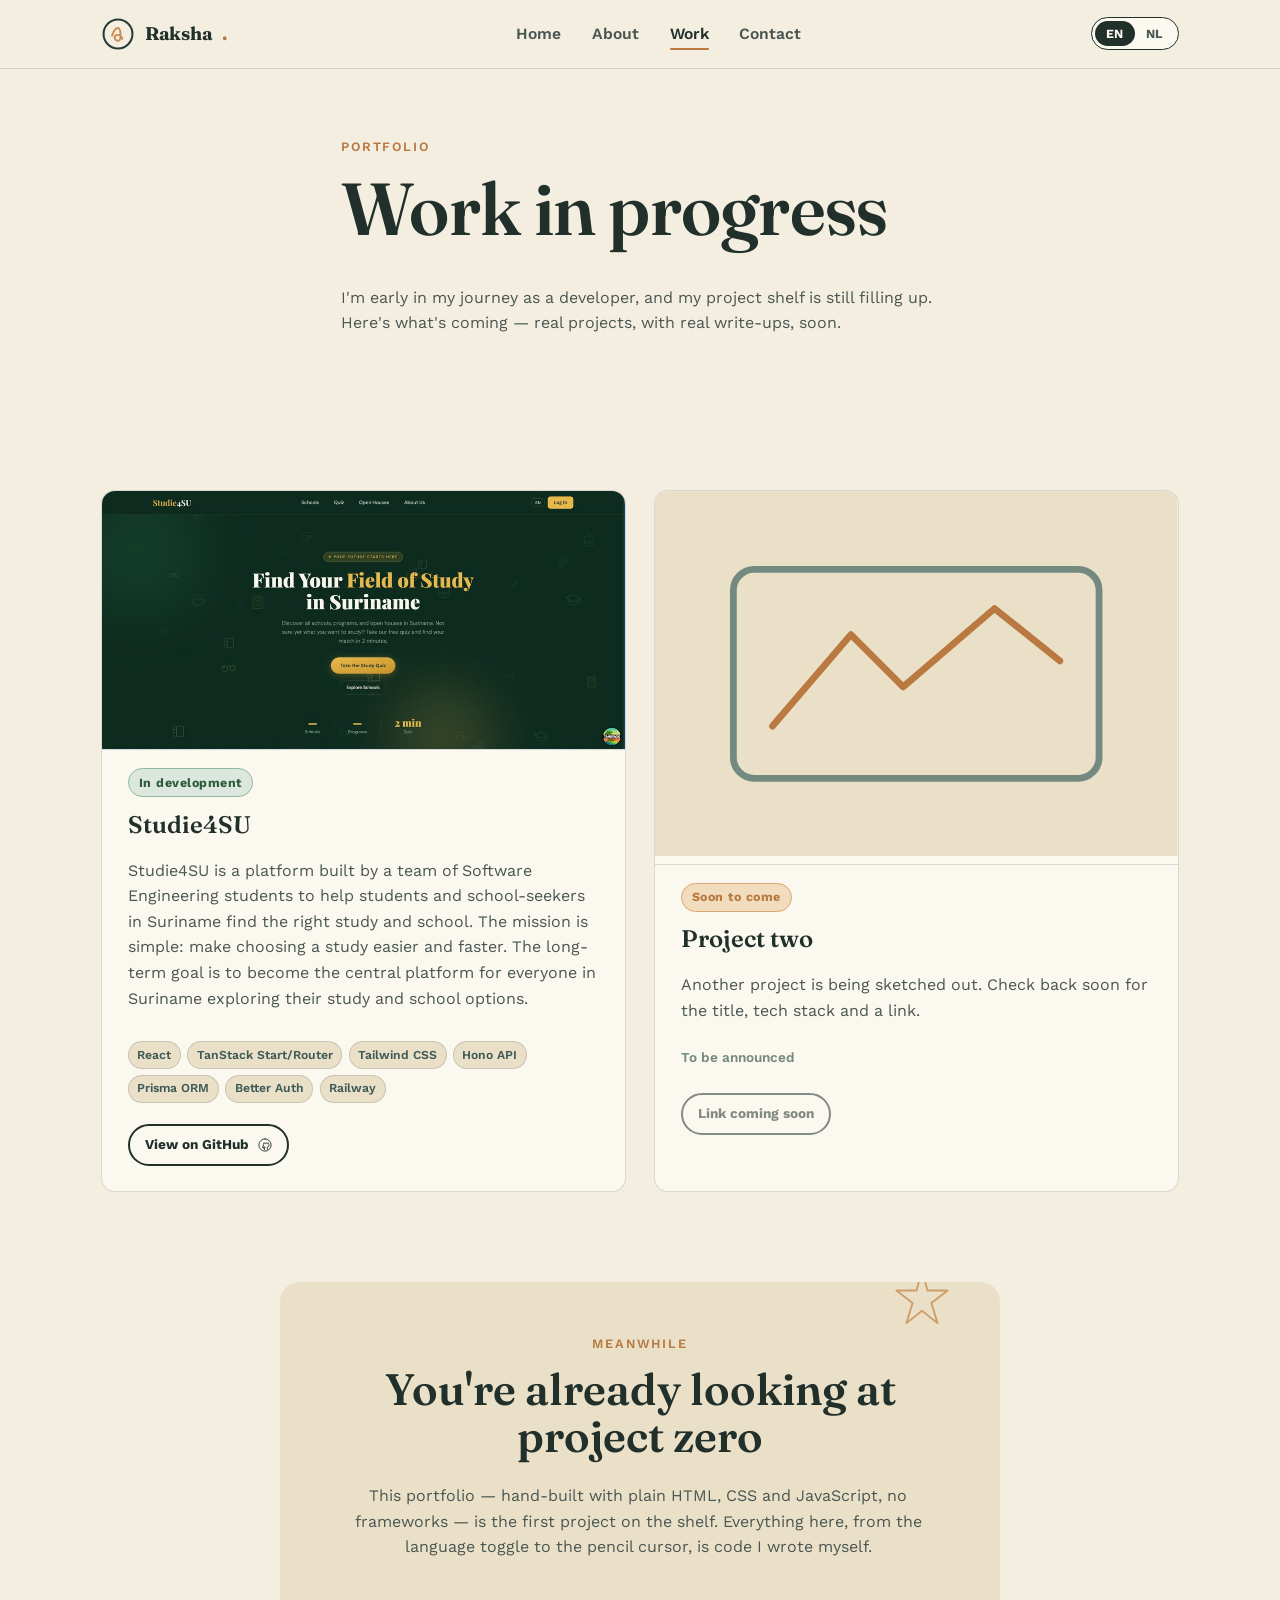
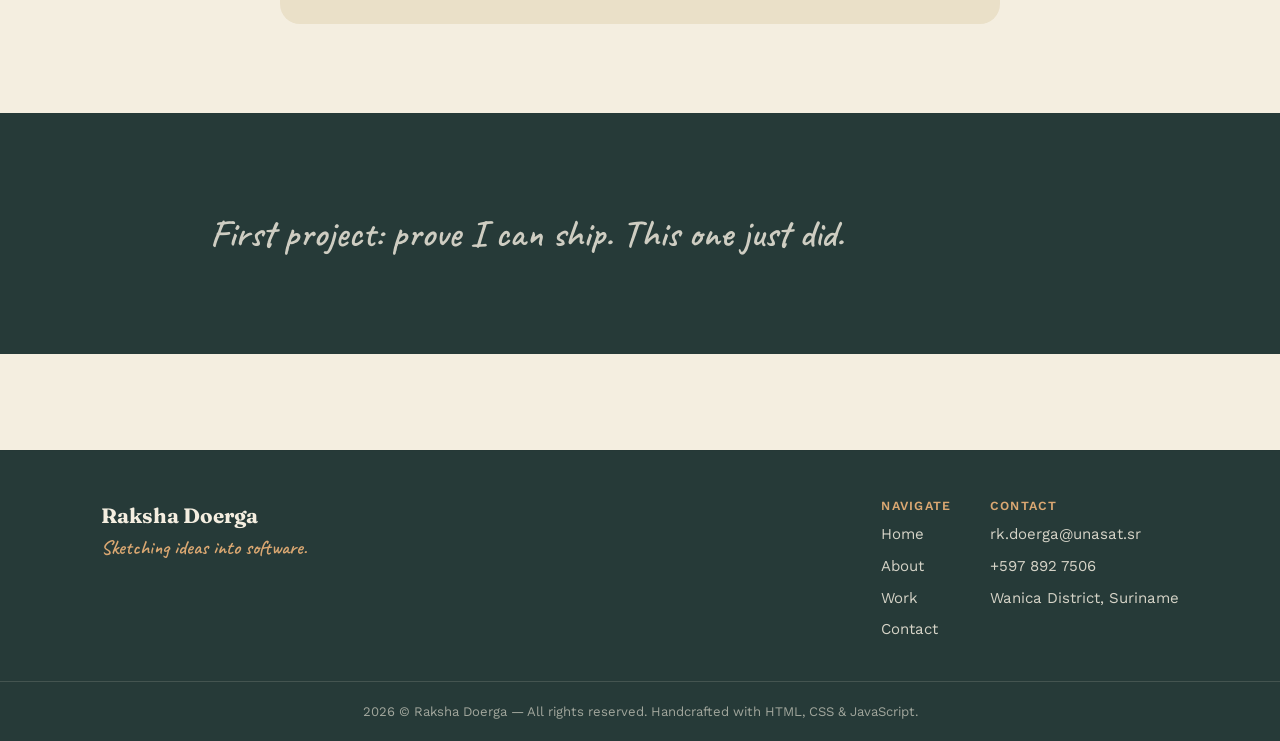
<file: work.html>
<!DOCTYPE html>
<html lang="en">
<head>
<meta charset="UTF-8">
<meta name="viewport" content="width=device-width, initial-scale=1.0">
<title>Work | Raksha Doerga</title>
<meta name="description" content="Software projects by Raksha Doerga, including Studie4SU — a study & school finder platform for Suriname.">
<link rel="icon" href="/img/favicon.png" sizes="32x32" />

<link rel="canonical" href="https://brownenderman.github.io/work.html">

<meta property="og:type" content="website">
<meta property="og:url" content="https://brownenderman.github.io/work.html">
<meta property="og:title" content="Work | Raksha Doerga">
<meta property="og:description" content="Software projects by Raksha Doerga, including Studie4SU — a study & school finder platform for Suriname.">
<meta property="og:image" content="https://brownenderman.github.io/img/og-image.png">
<meta property="og:image:width" content="1200">
<meta property="og:image:height" content="630">

<meta name="twitter:card" content="summary_large_image">
<meta name="twitter:title" content="Work | Raksha Doerga">
<meta name="twitter:description" content="Software projects by Raksha Doerga, including Studie4SU — a study & school finder platform for Suriname.">
<meta name="twitter:image" content="https://brownenderman.github.io/img/og-image.png">
<meta name="twitter:image:width" content="1200">
<meta name="twitter:image:height" content="630">

<link rel="stylesheet" href="./css/main.css">
<link rel="stylesheet" href="./css/work.css">
</head>
<body>
<a class="skip-link" href="#main">Skip to content</a>

<header class="site-header">
  <nav class="nav container">
    <a href="./index.html" class="logo">
      <svg class="logo-mark" viewBox="0 0 40 40" fill="none" xmlns="http://www.w3.org/2000/svg" aria-hidden="true">
        <circle cx="20" cy="20" r="17" stroke="#263A38" stroke-width="2.4"/>
        <path d="M13 22c2-6 5-9 7-9s3 5 3 9-1 6-3 6-4-2-4-4 2-3 4-3 5 2 5 5" stroke="#C98D51" stroke-width="2.2" stroke-linecap="round" fill="none"/>
      </svg>
      Raksha<span class="logo-dot">.</span>
    </a>

    <button class="nav-toggle" aria-label="Menu" aria-expanded="false">
      <svg viewBox="0 0 24 24" fill="none" xmlns="http://www.w3.org/2000/svg" aria-hidden="true">
        <path d="M3 6h18M3 12h18M3 18h18" stroke="#22302C" stroke-width="2" stroke-linecap="round"/>
      </svg>
    </button>

    <ul class="nav-links">
      <li><a href="./index.html" data-i18n="nav.home">Home</a></li>
      <li><a href="./about.html" data-i18n="nav.about">About</a></li>
      <li><a href="./work.html" data-i18n="nav.work">Work</a></li>
      <li><a href="./contact.html" data-i18n="nav.contact">Contact</a></li>
    </ul>

    <div class="nav-right">
      <div class="lang-toggle" role="group" aria-label="Language">
        <button type="button" data-lang="en" aria-pressed="true">EN</button>
        <button type="button" data-lang="nl" aria-pressed="false">NL</button>
      </div>
    </div>
  </nav>
</header>

<main id="main">

  <!-- ============ INTRO ============ -->
  <section class="work-hero container">
    <p class="eyebrow" data-i18n="work.eyebrow">Portfolio</p>
    <h1 class="reveal" data-i18n="work.title">Work in progress</h1>
    <p class="reveal" data-i18n="work.intro">I'm early in my journey as a developer, and my project shelf is still filling up.</p>
  </section>

  <!-- ============ PROJECTS ============ -->
  <section class="projects container">
    <div class="projects-grid">

      <article class="project-card project-card-featured reveal">
        <div class="project-thumb">
          <img src="./img/studie4su-screenshot.jpg" alt="Studie4SU homepage — Find your field of study in Suriname" loading="lazy" width="1000" height="495">
        </div>
        <span class="tag project-status is-live" data-i18n="work.project1.status">In development</span>
        <h3 data-i18n="work.project1.title">Studie4SU</h3>
        <p data-i18n="work.project1.desc">Studie4SU is a platform that helps students and school-seekers in Suriname choose the right study and school.</p>
        <ul class="project-tech-list" aria-label="Tech stack">
          <li>React</li>
          <li>TanStack Start/Router</li>
          <li>Tailwind CSS</li>
          <li>Hono API</li>
          <li>Prisma ORM</li>
          <li>Better Auth</li>
          <li>Railway</li>
        </ul>
        <a href="https://github.com/veroush/studie4su" class="btn btn-outline btn-sm project-link" target="_blank" rel="noopener noreferrer">
          <span data-i18n="work.project1.link">View on GitHub</span>
          <svg viewBox="0 0 16 16" width="14" aria-hidden="true"><path d="M8 1a7 7 0 100 14A7 7 0 008 1Zm-.6 12.2v-1.3c-.4.1-.9.1-1.2-.1-.3-.2-.5-.5-.7-.9-.1-.2-.3-.5-.5-.6l-.1-.1c-.1-.1-.1-.1 0-.2h.4c.3.1.5.3.7.6.3.5.6.7 1.1.7.2 0 .5 0 .7-.1.1-.3.2-.6.4-.7-1.1-.1-2.2-.5-2.2-2.3 0-.5.2-.9.5-1.3-.1-.1-.2-.6.1-1.3 0 0 .4-.1 1.4.5.4-.1.8-.2 1.3-.2.4 0 .9.1 1.3.2 1-.6 1.4-.5 1.4-.5.3.7.1 1.2.1 1.3.3.4.5.8.5 1.3 0 1.8-1.1 2.2-2.2 2.3.2.2.3.5.3.9v1.5" stroke="#22302C" stroke-width="1" fill="none" stroke-linecap="round" stroke-linejoin="round"/></svg>
        </a>
      </article>

      <article class="project-card reveal">
        <div class="project-thumb" aria-hidden="true">
          <svg viewBox="0 0 200 140" width="100%">
            <rect x="0" y="0" width="200" height="140" fill="#EAE0C8"/>
            <rect x="30" y="30" width="140" height="80" rx="8" fill="none" stroke="#74897F" stroke-width="2.6"/>
            <path d="M45 90 L75 55 L95 75 L130 45 L155 65" fill="none" stroke="#B97940" stroke-width="2.6" stroke-linecap="round" stroke-linejoin="round"/>
          </svg>
        </div>
        <span class="tag project-status" data-i18n="work.project2.status">Soon to come</span>
        <h3 data-i18n="work.project2.title">Project two</h3>
        <p data-i18n="work.project2.desc">Another project is being sketched out. Check back soon for the title, tech stack and a link.</p>
        <p class="project-tech" data-i18n="work.project2.tech">To be announced</p>
        <span class="btn btn-outline btn-sm project-link is-disabled" aria-disabled="true" tabindex="-1" data-i18n="work.card.link">Link coming soon</span>
      </article>

    </div>
  </section>

  <!-- ============ THIS SITE IS PROJECT ZERO ============ -->
  <section class="project-zero container">
    <div class="zero-card reveal">
      <svg class="doodle zero-doodle" viewBox="0 0 90 90" aria-hidden="true">
        <path d="M45 8 L52 34 L78 34 L57 50 L65 76 L45 60 L25 76 L33 50 L12 34 L38 34 Z" fill="none" stroke="#C98D51" stroke-width="2.4" stroke-linejoin="round"/>
      </svg>
      <p class="eyebrow" data-i18n="work.this.eyebrow">Meanwhile</p>
      <h2 data-i18n="work.this.title">You're already looking at project zero</h2>
      <p data-i18n="work.this.desc">This portfolio — hand-built with plain HTML, CSS and JavaScript, no frameworks — is the first project on the shelf.</p>
    </div>
  </section>

  <!-- ============ BAND ============ -->
  <section class="section-band band">
    <p class="band-quote hand reveal" data-i18n="work.band.quote">First project: prove I can ship. This one just did.</p>
  </section>

</main>

<footer class="site-footer">
  <div class="container footer-inner">
    <div class="footer-brand-block">
      <div class="footer-brand">Raksha Doerga</div>
      <p class="footer-tag hand" data-i18n="footer.tagline">Sketching ideas into software.</p>
    </div>
    <div class="footer-links">
      <div class="footer-col">
        <h4 data-i18n="footer.nav">Navigate</h4>
        <a href="./index.html" data-i18n="nav.home">Home</a>
        <a href="./about.html" data-i18n="nav.about">About</a>
        <a href="./work.html" data-i18n="nav.work">Work</a>
        <a href="./contact.html" data-i18n="nav.contact">Contact</a>
      </div>
      <div class="footer-col">
        <h4 data-i18n="footer.contact">Contact</h4>
        <a href="mailto:rk.doerga@unasat.sr">rk.doerga@unasat.sr</a>
        <a href="tel:+5978927506">+597 892 7506</a>
        <span data-i18n="footer.location">Wanica District, Suriname</span>
      </div>
    </div>
  </div>
  <div class="footer-bottom">
    <span id="footer-year">2026</span> © Raksha Doerga — <span data-i18n="footer.rights">All rights reserved.</span>
    <span data-i18n="footer.made">Handcrafted with HTML, CSS &amp; JavaScript.</span>
  </div>
</footer>

<script src="./js/main.js"></script>
<script src="./js/work.js"></script>
</body>
</html>
</file>
<file: css/main.css>
/* =========================================================
   RAKSHA DOERGA — PORTFOLIO
   main.css — design tokens, reset, layout, nav, footer, buttons
   ========================================================= */

@import url('https://fonts.googleapis.com/css2?family=Fraunces:opsz,wght@9..144,400;9..144,500;9..144,600;9..144,700;9..144,900&family=Work+Sans:wght@400;500;600;700&family=Caveat:wght@500;600;700&display=swap');

:root{
  /* ---- palette, pulled from the portrait's own skin + shirt tones ---- */
  --paper: #F4EEE0;
  --paper-deep: #EAE0C8;
  --cream: #FBF8F0;
  --ink: #22302C;
  --ink-soft: #4A5652;
  --teal-900: #263A38;
  --teal-700: #3E5A56;
  --sage-500: #74897F;
  --amber-600: #B97940;
  --amber-500: #C98D51;
  --amber-400: #DBA872;
  --amber-100: #F1DDBE;
  --line: rgba(34,48,44,0.16);

  /* ---- type ---- */
  --font-display: "Fraunces", "Iowan Old Style", serif;
  --font-body: "Work Sans", "Segoe UI", sans-serif;
  --font-hand: "Caveat", cursive;

  /* ---- layout ---- */
  --max-w: 1180px;
  --gutter: clamp(1.25rem, 4vw, 3.5rem);
  --radius: 14px;

  /* ---- motion ---- */
  --ease: cubic-bezier(.22,.9,.32,1);
}

*, *::before, *::after{ box-sizing: border-box; }
html{ scroll-behavior: smooth; }

@media (prefers-reduced-motion: reduce){
  html{ scroll-behavior: auto; }
  *, *::before, *::after{
    animation-duration: 0.001ms !important;
    animation-iteration-count: 1 !important;
    transition-duration: 0.001ms !important;
    scroll-behavior: auto !important;
  }
}

body{
  margin: 0;
  font-family: var(--font-body);
  color: var(--ink);
  background-color: var(--paper);
  background-image:
    radial-gradient(rgba(34,48,44,0.05) 0.6px, transparent 0.6px),
    radial-gradient(rgba(34,48,44,0.035) 0.6px, transparent 0.6px);
  background-size: 26px 26px, 26px 26px;
  background-position: 0 0, 13px 13px;
  line-height: 1.6;
  -webkit-font-smoothing: antialiased;
  cursor: url('data:image/svg+xml;utf8,<svg xmlns="http://www.w3.org/2000/svg" width="34" height="34" viewBox="0 0 34 34"><line x1="6" y1="30" x2="26" y2="8" stroke="%23263A38" stroke-width="4.5" stroke-linecap="round"/><line x1="6" y1="30" x2="26" y2="8" stroke="%23C98D51" stroke-width="2" stroke-linecap="round"/><polygon points="2,33 6,30 9,32" fill="%23263A38"/><circle cx="24" cy="7" r="4.5" fill="%23DBA872" stroke="%23263A38" stroke-width="1.4"/></svg>') 4 30, auto;
}

img{ max-width: 100%; display: block; }

h1,h2,h3,h4{
  font-family: var(--font-display);
  color: var(--ink);
  line-height: 1.08;
  margin: 0 0 0.5em;
  font-weight: 600;
}
h1{ font-size: clamp(2.6rem, 6vw, 4.6rem); font-weight: 600; letter-spacing: -0.01em; }
h2{ font-size: clamp(1.9rem, 4vw, 2.75rem); font-weight: 600; }
h3{ font-size: clamp(1.2rem, 2.2vw, 1.5rem); font-weight: 600; }

p{ margin: 0 0 1em; color: var(--ink-soft); max-width: 62ch; }

a{ color: var(--teal-700); text-decoration: none; }

.hand{
  font-family: var(--font-hand);
  font-weight: 600;
}

.container{
  max-width: var(--max-w);
  margin-inline: auto;
  padding-inline: var(--gutter);
}

.eyebrow{
  display: inline-flex;
  align-items: center;
  gap: 0.5em;
  font-family: var(--font-body);
  font-weight: 600;
  font-size: 0.8rem;
  letter-spacing: 0.14em;
  text-transform: uppercase;
  color: var(--amber-600);
  margin-bottom: 0.9em;
}

.visually-hidden{
  position: absolute; width: 1px; height: 1px;
  padding: 0; margin: -1px; overflow: hidden;
  clip: rect(0,0,0,0); white-space: nowrap; border: 0;
}

/* skip link */
.skip-link{
  position: absolute; left: -999px; top: 0;
  background: var(--ink); color: var(--cream);
  padding: 0.6em 1em; z-index: 999; border-radius: 0 0 8px 0;
}
.skip-link:focus{ left: 0; }

:focus-visible{
  outline: 3px solid var(--amber-500);
  outline-offset: 3px;
  border-radius: 4px;
}

/* =========================================================
   HEADER / NAV
   ========================================================= */
.site-header{
  position: sticky;
  top: 0;
  z-index: 60;
  background: rgba(244,238,224,0.86);
  backdrop-filter: blur(8px);
  border-bottom: 1px solid var(--line);
}

.nav{
  display: flex;
  align-items: center;
  justify-content: space-between;
  padding-block: 1.05rem;
  gap: 1rem;
}

.logo{
  display: inline-flex;
  align-items: center;
  gap: 0.6rem;
  font-family: var(--font-display);
  font-weight: 700;
  font-size: 1.15rem;
  color: var(--ink);
  letter-spacing: -0.01em;
  white-space: nowrap;
}
.logo .logo-mark{ width: 34px; height: 34px; flex-shrink: 0; }
.logo .logo-dot{ color: var(--amber-600); }

.nav-links{
  display: flex;
  align-items: center;
  gap: clamp(1rem, 2.4vw, 2.1rem);
  list-style: none;
  margin: 0; padding: 0;
}

.nav-links a{
  position: relative;
  font-weight: 600;
  font-size: 0.98rem;
  color: var(--ink-soft);
  padding-block: 0.3rem;
}
.nav-links a::after{
  content: "";
  position: absolute;
  left: 0; right: 100%;
  bottom: -2px;
  height: 2px;
  background: var(--amber-600);
  transition: right 0.28s var(--ease);
  border-radius: 2px;
}
.nav-links a:hover::after,
.nav-links a[aria-current="page"]::after{
  right: 0;
}
.nav-links a[aria-current="page"]{ color: var(--ink); }

.nav-right{
  display: flex;
  align-items: center;
  gap: 1rem;
}

/* language toggle */
.lang-toggle{
  display: inline-flex;
  border: 1.5px solid var(--ink);
  border-radius: 999px;
  padding: 3px;
  background: var(--cream);
}
.lang-toggle button{
  font-family: var(--font-body);
  font-weight: 700;
  font-size: 0.78rem;
  letter-spacing: 0.03em;
  border: none;
  background: transparent;
  color: var(--ink-soft);
  padding: 0.32rem 0.7rem;
  border-radius: 999px;
  cursor: pointer;
}
.lang-toggle button[aria-pressed="true"]{
  background: var(--ink);
  color: var(--cream);
}

.nav-toggle{
  display: none;
  border: 1.5px solid var(--ink);
  background: var(--cream);
  border-radius: 10px;
  width: 42px; height: 38px;
  cursor: pointer;
  padding: 0;
  align-items: center;
  justify-content: center;
}
.nav-toggle svg{ width: 20px; height: 20px; }

/* =========================================================
   FOOTER
   ========================================================= */
.site-footer{
  border-top: 1px solid var(--line);
  background: var(--teal-900);
  color: var(--paper);
  margin-top: 6rem;
}
.footer-inner{
  padding-block: 3rem 2rem;
  display: flex;
  flex-wrap: wrap;
  gap: 2rem;
  justify-content: space-between;
}
.footer-brand{
  font-family: var(--font-display);
  font-size: 1.3rem;
  font-weight: 700;
}
.footer-tag{
  font-family: var(--font-hand);
  color: var(--amber-400);
  font-size: 1.25rem;
}
.footer-links{
  display: flex;
  gap: 2.4rem;
  flex-wrap: wrap;
}
.footer-col h4{
  font-family: var(--font-body);
  color: var(--amber-400);
  font-size: 0.78rem;
  letter-spacing: 0.1em;
  text-transform: uppercase;
  margin-bottom: 0.8em;
}
.footer-col a, .footer-col span{
  display: block;
  color: rgba(244,238,224,0.85);
  font-size: 0.94rem;
  margin-bottom: 0.5em;
}
.footer-col a{ text-decoration: none; }
.footer-col a:hover{ color: var(--amber-400); }
.footer-bottom{
  border-top: 1px solid rgba(244,238,224,0.14);
  padding-block: 1.2rem;
  font-size: 0.82rem;
  color: rgba(244,238,224,0.6);
  text-align: center;
}

/* =========================================================
   BUTTONS
   ========================================================= */
.btn{
  display: inline-flex;
  align-items: center;
  gap: 0.55em;
  font-family: var(--font-body);
  font-weight: 700;
  font-size: 0.98rem;
  padding: 0.85em 1.5em;
  border-radius: 999px;
  border: 2px solid var(--ink);
  background: var(--ink);
  color: var(--paper);
  cursor: pointer;
  transition: transform 0.22s var(--ease), background 0.22s var(--ease), color 0.22s var(--ease), box-shadow 0.22s var(--ease);
  text-decoration: none;
}
.btn:hover{
  transform: translate(-2px,-2px);
  box-shadow: 4px 4px 0 var(--amber-500);
}
.btn:active{ transform: translate(0,0); box-shadow: none; }

.btn-outline{
  background: transparent;
  color: var(--ink);
}
.btn-outline:hover{ box-shadow: 4px 4px 0 var(--ink); background: var(--cream); }

.btn-amber{
  background: var(--amber-600);
  border-color: var(--amber-600);
  color: var(--cream);
}
.btn-amber:hover{ box-shadow: 4px 4px 0 var(--teal-900); }

.btn-sm{ padding: 0.6em 1.1em; font-size: 0.85rem; }

/* =========================================================
   SHARED SECTION UTILITIES
   ========================================================= */
section{ padding-block: clamp(3rem, 7vw, 6rem); position: relative; }

.section-band{
  background: var(--teal-900);
  color: var(--paper);
}
.section-band p{ color: rgba(244,238,224,0.82); }
.section-band .eyebrow{ color: var(--amber-400); }

.card{
  background: var(--cream);
  border: 1.5px solid var(--line);
  border-radius: var(--radius);
  padding: 1.8rem;
}

.tag{
  display: inline-block;
  font-size: 0.78rem;
  font-weight: 700;
  letter-spacing: 0.04em;
  padding: 0.3em 0.8em;
  border-radius: 999px;
  background: var(--amber-100);
  color: var(--amber-600);
  border: 1px solid var(--amber-400);
}

/* doodle svg defaults */
.doodle{ pointer-events: none; position: absolute; }
.doodle path, .doodle circle, .doodle polyline{
  stroke-dasharray: 400;
  stroke-dashoffset: 400;
}
.doodle.in-view path,
.doodle.in-view circle,
.doodle.in-view polyline{
  animation: draw 1.6s var(--ease) forwards;
}
@keyframes draw{ to{ stroke-dashoffset: 0; } }

/* generic reveal-on-scroll */
.reveal{
  opacity: 0;
  transform: translateY(18px);
  transition: opacity 0.7s var(--ease), transform 0.7s var(--ease);
}
.reveal.in-view{ opacity: 1; transform: translateY(0); }

/* =========================================================
   RESPONSIVE — NAV
   ========================================================= */
@media (max-width: 760px){
  .nav-toggle{ display: inline-flex; order: 3; }
  .nav-links{
    position: fixed;
    inset: 68px 0 0 0;
    background: var(--paper);
    flex-direction: column;
    align-items: flex-start;
    padding: 2rem var(--gutter);
    gap: 1.6rem;
    transform: translateX(100%);
    transition: transform 0.32s var(--ease);
    height: calc(100vh - 68px);
    overflow-y: auto;
  }
  .nav-links.open{ transform: translateX(0); }
  .nav-links a{ font-size: 1.3rem; }
  .nav-right{ order: 2; }
  .footer-inner{ flex-direction: column; }
}
</file>
<file: css/home.css>
/* =========================================================
   home.css — index.html only
   ========================================================= */

.hero{
  display: grid;
  grid-template-columns: 1.05fr 0.95fr;
  align-items: center;
  gap: clamp(2rem, 5vw, 4rem);
  padding-block: clamp(2.5rem, 6vw, 4.5rem) clamp(3rem, 6vw, 5rem);
}

.hero-name{ display: block; color: var(--amber-600); }

.hero-role{
  font-size: 1.5rem;
  color: var(--teal-700);
  margin-bottom: 1em;
}

.hero-intro{ font-size: 1.08rem; max-width: 46ch; }

.hero-cta{
  display: flex;
  flex-wrap: wrap;
  gap: 1rem;
  margin-top: 1.6rem;
}

.hero-portrait{
  position: relative;
  justify-self: center;
  width: min(100%, 420px);
}
.hero-portrait .portrait-img{
  position: relative;
  z-index: 2;
  width: 100%;
  height: 60%;
  filter: drop-shadow(10px 16px 0 rgba(34,48,44,0.14));
}
.hero-doodle-circle{
  position: absolute;
  inset: -6% -8%;
  z-index: 1;
  width: 116%;
  height: 116%;
}
.hero-doodle-hello{
  width: 130px;
  top: -6%;
  right: -12%;
  z-index: 3;
}
.hero-doodle-arrow{
  width: 90px;
  bottom: 6%;
  left: -14%;
  z-index: 3;
}
.hero-doodle-stars{
  width: 60px;
  top: 10%;
  left: -10%;
  z-index: 3;
}

@media (max-width: 900px){
  .hero{ grid-template-columns: 1fr; text-align: center; }
  .hero-cta{ justify-content: center; }
  .hero-intro{ margin-inline: auto; }
  .hero-portrait{ order: -1; width: min(72%, 320px); }
  .hero-doodle-hello{ right: -4%; }
  .hero-doodle-arrow{ display: none; }
}

/* ---------------- roles ---------------- */
.roles-grid{
  display: grid;
  grid-template-columns: repeat(2, 1fr);
  gap: 1.5rem;
  margin-top: 2rem;
}
.role-card svg{ margin-bottom: 0.9rem; }
.role-sub{ font-size: 0.85rem; color: var(--sage-500); font-weight: 600; margin-bottom: 0.6em; }

@media (max-width: 700px){
  .roles-grid{ grid-template-columns: 1fr; }
}

/* ---------------- timeline (experience) ---------------- */
.timeline{
  margin-top: 2rem;
  display: flex;
  flex-direction: column;
  gap: 1.4rem;
}
.timeline-item{
  padding-left: 1.6rem;
  border-left: 3px solid var(--amber-400);
  position: relative;
}
.timeline-item::before{
  content: "";
  position: absolute;
  left: -8px;
  top: 4px;
  width: 13px;
  height: 13px;
  border-radius: 50%;
  background: var(--amber-600);
  border: 2px solid var(--paper);
}
.timeline-item h3{ margin-bottom: 0.25em; font-size: 1.15rem; }
.timeline-company{ color: var(--teal-700); font-family: var(--font-body); font-weight: 600; }
.timeline-item .tag{ margin-bottom: 0.6em; }

.link-more{
  display: inline-block;
  margin-top: 1.8rem;
  font-weight: 700;
  color: var(--ink);
  border-bottom: 2px solid var(--amber-500);
  padding-bottom: 2px;
}
.link-more:hover{ color: var(--amber-600); }

/* ---------------- band ---------------- */
.band{ text-align: center; }
.band-quote{
  font-size: clamp(1.6rem, 3.4vw, 2.4rem);
  color: var(--paper);
  margin: 0;
}

/* ---------------- skills ---------------- */
.skills-grid{
  margin-top: 2rem;
  display: grid;
  grid-template-columns: repeat(3, 1fr);
  gap: 1.4rem 2rem;
}
.skill{
  padding: 1.3rem 0;
  border-top: 1.5px solid var(--line);
}
.skill-mark{
  display: inline-flex;
  align-items: center;
  justify-content: center;
  width: 40px; height: 40px;
  border-radius: 10px;
  background: var(--amber-100);
  color: var(--amber-600);
  font-weight: 700;
  margin-bottom: 0.7rem;
  font-family: var(--font-display);
}
.skill h3{ font-size: 1.1rem; margin-bottom: 0.3em; }
.skill p{ font-size: 0.94rem; }

@media (max-width: 760px){
  .skills-grid{ grid-template-columns: 1fr 1fr; }
}
@media (max-width: 480px){
  .skills-grid{ grid-template-columns: 1fr; }
}

/* ---------------- projects teaser ---------------- */
.teaser-card{
  position: relative;
  background: var(--paper-deep);
  border: 1.5px dashed var(--teal-700);
  border-radius: 20px;
  padding: clamp(2rem, 5vw, 3.4rem);
  text-align: center;
  max-width: 720px;
  margin-inline: auto;
  overflow: hidden;
}
.teaser-doodle{
  position: absolute;
  bottom: 0;
  left: 0;
  width: 60%;
  opacity: 0.6;
}
.teaser-card p{ margin-inline: auto; }
</file>
<file: css/about.css>
/* =========================================================
   about.css — about.html only
   ========================================================= */

.about-hero{
  position: relative;
  padding-block: clamp(2.5rem, 6vw, 4rem) 1rem;
  max-width: 760px;
}
.about-doodle-scribble{
  position: absolute;
  top: -6px;
  right: var(--gutter);
  width: 140px;
}
.about-intro{ font-size: 1.08rem; }

/* ---------------- education ---------------- */
.edu-list{
  margin-top: 2rem;
  display: flex;
  flex-direction: column;
  gap: 0;
}
.edu-item{
  display: grid;
  grid-template-columns: 160px 1fr;
  gap: 1.5rem;
  padding-block: 1.4rem;
  border-top: 1.5px solid var(--line);
}
.edu-item:last-child{ border-bottom: 1.5px solid var(--line); }
.edu-period{
  font-family: var(--font-hand);
  font-size: 1.2rem;
  color: var(--amber-600);
  font-weight: 700;
}
.edu-body h3{ margin-bottom: 0.25em; }

@media (max-width: 620px){
  .edu-item{ grid-template-columns: 1fr; gap: 0.3rem; }
}

/* ---------------- skills (reused pattern from home) ---------------- */
.about-skills-grid{
  margin-top: 2rem;
  display: grid;
  grid-template-columns: repeat(3, 1fr);
  gap: 1.4rem 2rem;
}
.about-skills-grid .skill{
  padding: 1.3rem 0;
  border-top: 1.5px solid var(--line);
}
.skill-mark{
  display: inline-flex;
  align-items: center;
  justify-content: center;
  width: 40px; height: 40px;
  border-radius: 10px;
  background: var(--amber-100);
  color: var(--amber-600);
  font-weight: 700;
  margin-bottom: 0.7rem;
  font-family: var(--font-display);
}
@media (max-width: 760px){
  .about-skills-grid{ grid-template-columns: 1fr 1fr; }
}
@media (max-width: 480px){
  .about-skills-grid{ grid-template-columns: 1fr; }
}

/* ---------------- band ---------------- */
.band{ text-align: center; }
.band-quote{
  font-size: clamp(1.6rem, 3.4vw, 2.4rem);
  color: var(--paper);
  margin: 0;
}

/* ---------------- work history ---------------- */
.history-list{
  margin-top: 2rem;
  display: flex;
  flex-direction: column;
  gap: 1.4rem;
}
.history-item{
  background: var(--cream);
  border: 1.5px solid var(--line);
  border-radius: var(--radius);
  padding: 1.5rem 1.7rem;
}
.history-head{
  display: flex;
  align-items: baseline;
  justify-content: space-between;
  gap: 1rem;
  flex-wrap: wrap;
}
.history-head h3{ margin: 0; font-size: 1.15rem; }
.history-company{
  color: var(--teal-700);
  font-weight: 600;
  font-size: 0.92rem;
  margin: 0.3em 0 0.6em;
}

/* ---------------- CTA ---------------- */
.about-cta{ padding-top: 0; }
.cta-card{
  position: relative;
  overflow: hidden;
  max-width: 640px;
  margin-inline: auto;
  text-align: center;
  background: var(--paper-deep);
  border-radius: 20px;
  padding: clamp(2rem, 5vw, 3rem);
}
.cta-doodle{
  position: absolute;
  top: -14px;
  right: -10px;
  width: 90px;
  opacity: 0.7;
}

/* ---------------- reading progress ---------------- */
.reading-progress{
  position: fixed;
  top: 0; left: 0;
  height: 3px;
  width: 0%;
  background: var(--amber-600);
  z-index: 100;
  transition: width 0.1s linear;
}

/* ---------------- current role badge ---------------- */
.history-item.is-current{
  border-color: var(--amber-500);
  position: relative;
}
.history-item.is-current .history-head h3::after{
  content: "";
  display: inline-block;
  width: 8px; height: 8px;
  border-radius: 50%;
  background: var(--amber-600);
  margin-left: 0.6em;
  vertical-align: middle;
  animation: pulse-dot 1.8s ease-in-out infinite;
}
@keyframes pulse-dot{
  0%, 100%{ opacity: 1; transform: scale(1); }
  50%{ opacity: 0.4; transform: scale(1.4); }
}
</file>
<file: css/contact.css>
/* =========================================================
   contact.css — contact.html only
   ========================================================= */

.contact-hero{
  position: relative;
  max-width: 700px;
  padding-block: clamp(2.5rem, 6vw, 4rem) 1rem;
}
.contact-doodle-mail{
  position: absolute;
  top: 4px;
  right: var(--gutter);
  width: 100px;
}

.contact-body{
  display: grid;
  grid-template-columns: 0.85fr 1.15fr;
  gap: clamp(2rem, 5vw, 4rem);
  align-items: start;
}

/* ---------------- details ---------------- */
.contact-details{
  background: var(--cream);
  border: 1.5px solid var(--line);
  border-radius: var(--radius);
  padding: 1.8rem;
}
.detail-row{
  display: flex;
  align-items: center;
  gap: 0.9rem;
  padding-block: 1rem;
  border-top: 1.5px solid var(--line);
}
.contact-details .eyebrow + .detail-row{ border-top: none; }
.detail-icon{
  width: 40px; height: 40px;
  border-radius: 10px;
  background: var(--amber-100);
  display: flex; align-items: center; justify-content: center;
  flex-shrink: 0;
}
.detail-text{ flex: 1; min-width: 0; }
.detail-label{
  display: block;
  font-size: 0.76rem;
  font-weight: 700;
  letter-spacing: 0.06em;
  text-transform: uppercase;
  color: var(--sage-500);
  margin-bottom: 0.15em;
}
.detail-text a{
  font-weight: 600;
  color: var(--ink);
  word-break: break-word;
}
.detail-text a:hover{ color: var(--amber-600); }

.copy-btn{ flex-shrink: 0; }
.copy-btn.copied{
  background: var(--amber-600);
  color: var(--cream);
  border-color: var(--amber-600);
}

/* ---------------- form ---------------- */
.contact-form{
  background: var(--cream);
  border: 1.5px solid var(--line);
  border-radius: var(--radius);
  padding: clamp(1.6rem, 3vw, 2.2rem);
  display: flex;
  flex-direction: column;
}
.contact-form h2{ margin-bottom: 0.6em; }
.contact-form label{
  font-weight: 600;
  font-size: 0.9rem;
  margin-top: 1.1rem;
  margin-bottom: 0.4rem;
}
.contact-form input,
.contact-form textarea{
  font-family: var(--font-body);
  font-size: 1rem;
  padding: 0.75em 0.9em;
  border: 1.5px solid var(--line);
  border-radius: 10px;
  background: var(--paper);
  color: var(--ink);
  resize: vertical;
}
.contact-form input:focus,
.contact-form textarea:focus{
  border-color: var(--amber-500);
  outline: none;
}
.contact-form input:invalid:not(:placeholder-shown),
.contact-form textarea:invalid:not(:placeholder-shown){
  border-color: #B4573F;
}
.contact-form button{ margin-top: 1.4rem; align-self: flex-start; }
.form-note{
  font-size: 0.82rem;
  color: var(--sage-500);
  margin-top: 0.9rem;
  margin-bottom: 0;
}

@media (max-width: 820px){
  .contact-body{ grid-template-columns: 1fr; }
}

/* ---------------- band ---------------- */
.band{ text-align: center; }
.band-quote{
  font-size: clamp(1.6rem, 3.4vw, 2.4rem);
  color: var(--paper);
  margin: 0;
}
</file>
<file: css/work.css>
/* =========================================================
   work.css — work.html only
   ========================================================= */

.work-hero{
  max-width: 700px;
  padding-block: clamp(2.5rem, 6vw, 4rem) 1rem;
}

.projects-grid{
  margin-top: 2rem;
  display: grid;
  grid-template-columns: repeat(2, 1fr);
  gap: 1.8rem;
  perspective: 1000px;
}

.project-card{
  background: var(--cream);
  border: 1.5px solid var(--line);
  border-radius: var(--radius);
  overflow: hidden;
  padding: 1.6rem;
  display: flex;
  flex-direction: column;
  gap: 0.5rem;
  transition: transform 0.25s var(--ease), box-shadow 0.25s var(--ease);
}
.project-card:hover{
  transform: translateY(-4px);
  box-shadow: 6px 8px 0 var(--amber-100);
}

.project-thumb{
  margin: -1.6rem -1.6rem 0.6rem;
  border-bottom: 1.5px solid var(--line);
  overflow: hidden;
}
.project-thumb img{
  width: 100%;
  height: auto;
  display: block;
  transition: transform 0.4s var(--ease);
}
.project-card:hover .project-thumb img{ transform: scale(1.03); }

.project-status{ align-self: flex-start; }
.project-status.is-live{
  background: #DCE8DE;
  color: #2F5C3C;
  border: 1px solid #8FB89B;
}

.project-card h3{ margin-top: 0.4rem; }

.project-tech{
  font-size: 0.85rem;
  color: var(--sage-500);
  font-weight: 600;
  margin-bottom: 0.4rem;
}

.project-tech-list{
  list-style: none;
  margin: 0.4rem 0 0.2rem;
  padding: 0;
  display: flex;
  flex-wrap: wrap;
  gap: 0.4rem;
}
.project-tech-list li{
  font-size: 0.76rem;
  font-weight: 600;
  color: var(--teal-700);
  background: var(--paper-deep);
  border: 1px solid var(--line);
  border-radius: 999px;
  padding: 0.25em 0.7em;
}

.project-link{
  align-self: flex-start;
  margin-top: 0.6rem;
}
.project-link svg{ margin-left: 0.1em; }
.project-link.is-disabled{
  opacity: 0.55;
  cursor: not-allowed;
  pointer-events: none;
}

@media (max-width: 700px){
  .projects-grid{ grid-template-columns: 1fr; }
}

/* ---------------- project zero ---------------- */
.project-zero{ padding-top: 0; }
.zero-card{
  position: relative;
  max-width: 720px;
  margin-inline: auto;
  text-align: center;
  background: var(--paper-deep);
  border-radius: 20px;
  padding: clamp(2rem, 5vw, 3rem);
  overflow: hidden;
}
.zero-doodle{
  position: absolute;
  top: -18px;
  right: 6%;
  width: 70px;
  opacity: 0.8;
}

/* ---------------- band ---------------- */
.band{ text-align: center; }
.band-quote{
  font-size: clamp(1.6rem, 3.4vw, 2.4rem);
  color: var(--paper);
  margin: 0;
}
</file>
